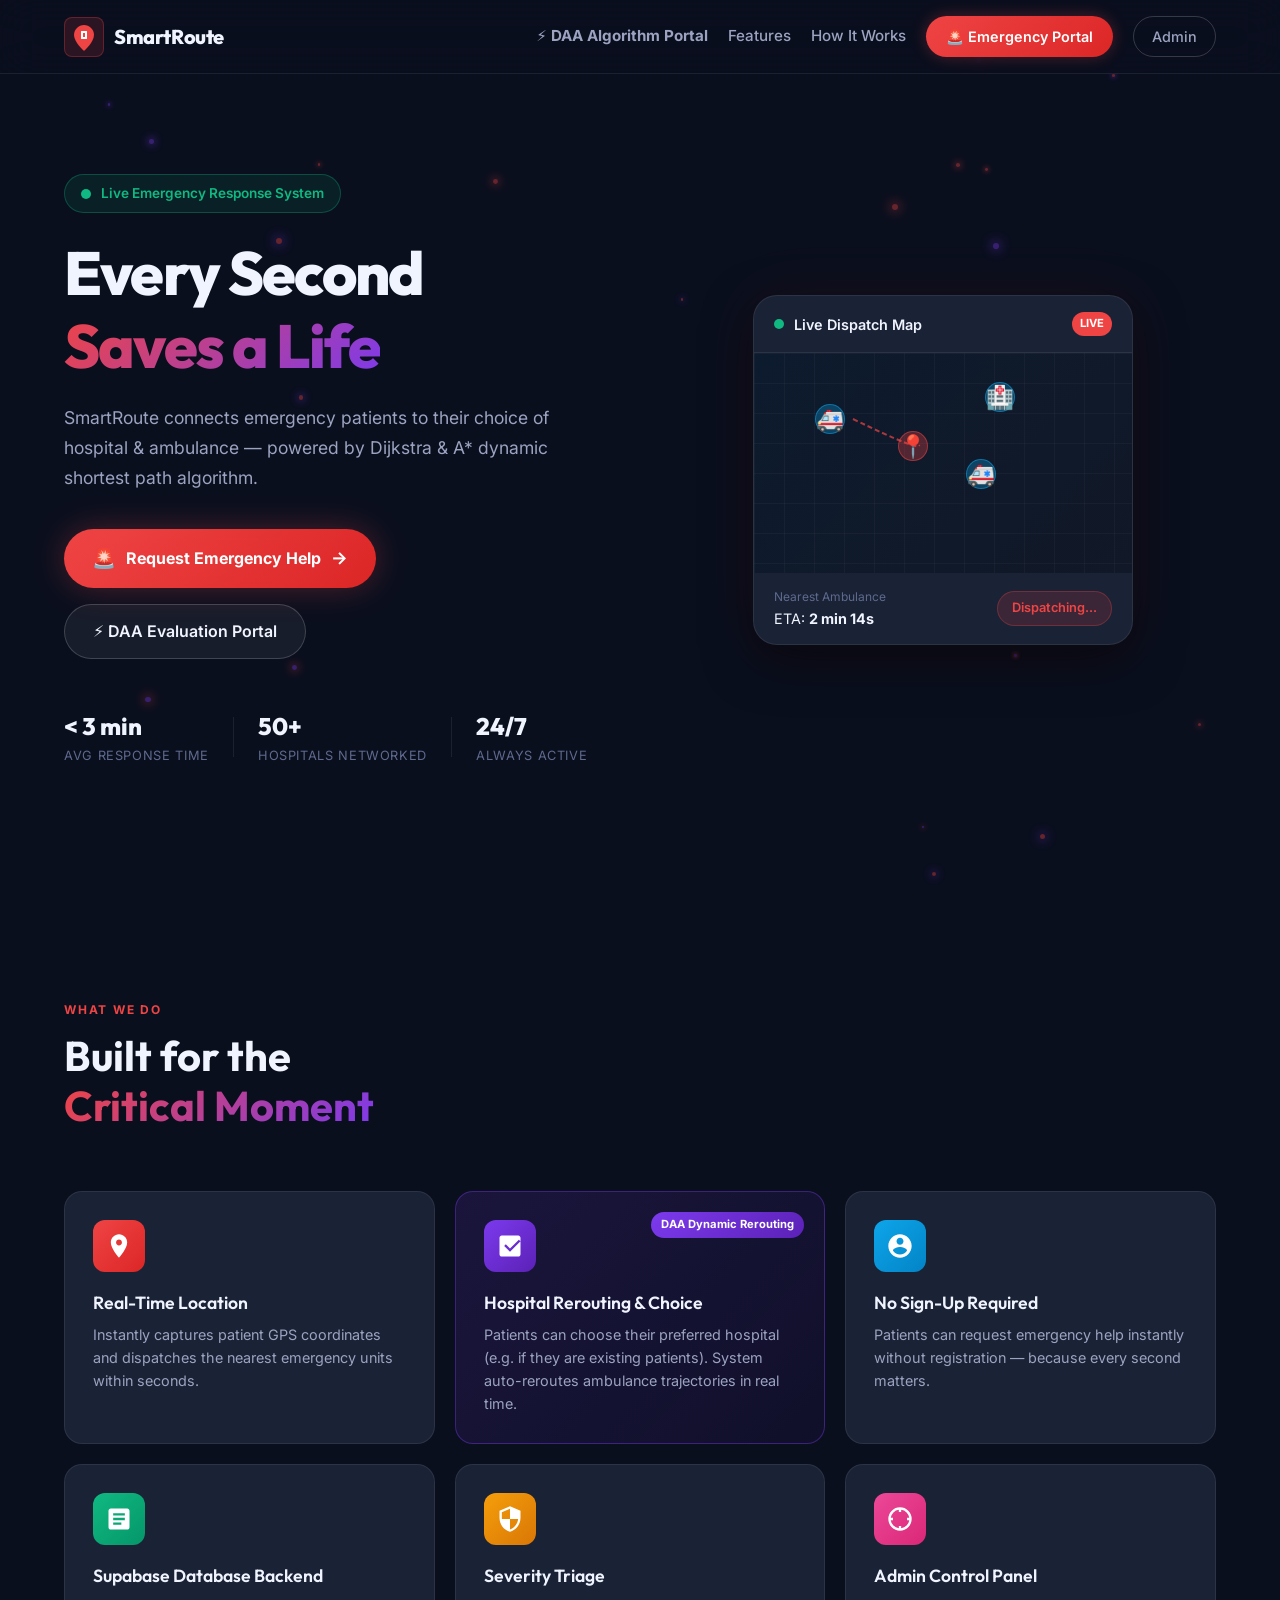
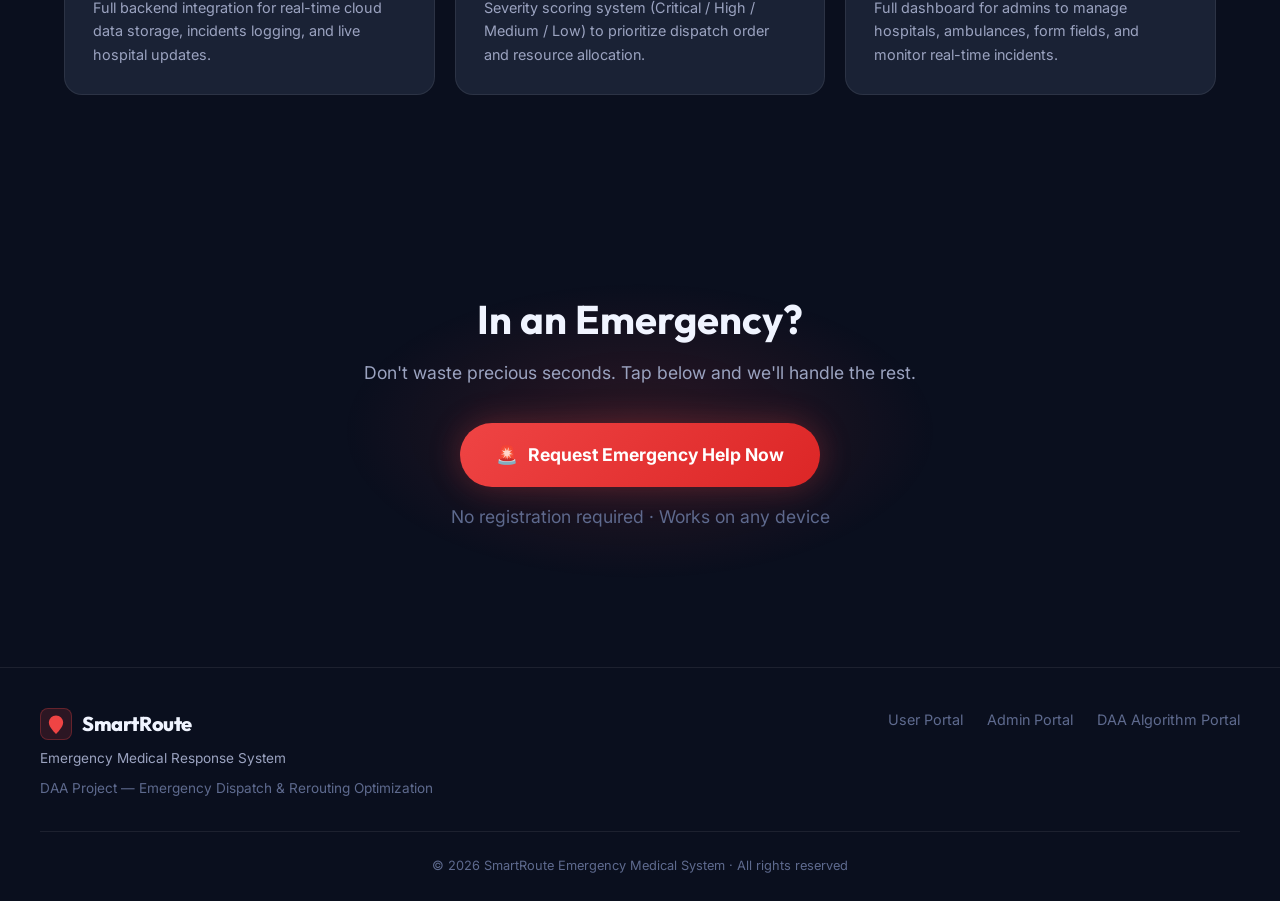
<file: index.html>
<!DOCTYPE html>
<html lang="en">
<head>
  <meta charset="UTF-8" />
  <meta name="viewport" content="width=device-width, initial-scale=1.0" />
  <title>SmartRoute — Emergency Medical Response System</title>
  <meta name="description" content="SmartRoute connects patients in emergencies to the nearest hospitals and ambulances instantly, with smart kit recommendations for every condition." />
  <link rel="preconnect" href="https://fonts.googleapis.com" />
  <link href="https://fonts.googleapis.com/css2?family=Inter:wght@300;400;500;600;700;800;900&family=Outfit:wght@400;600;700;800&display=swap" rel="stylesheet" />
  <link rel="stylesheet" href="styles/main.css" />
  <link rel="stylesheet" href="styles/landing.css" />
</head>
<body class="landing-body">

  <!-- Animated Background Particles -->
  <div class="bg-particles" id="bgParticles"></div>

  <!-- Navigation -->
  <nav class="nav-glass" id="mainNav">
    <div class="nav-inner">
      <div class="nav-brand">
        <div class="brand-icon">
          <svg width="28" height="28" viewBox="0 0 28 28" fill="none">
            <path d="M14 2C8.477 2 4 6.477 4 12c0 7 10 16 10 16s10-9 10-16c0-5.523-4.477-10-10-10z" fill="#EF4444"/>
            <rect x="11" y="8" width="6" height="2" rx="1" fill="white"/>
            <rect x="11" y="14" width="6" height="2" rx="1" fill="white"/>
            <rect x="11" y="8" width="2" height="8" rx="1" fill="white"/>
            <rect x="15" y="8" width="2" height="8" rx="1" fill="white"/>
          </svg>
        </div>
        <span class="brand-name">SmartRoute</span>
      </div>
      <div class="nav-links">
        <a href="daa-explain.html" class="nav-link text-purple" style="font-weight:700">⚡ DAA Algorithm Portal</a>
        <a href="#features" class="nav-link">Features</a>
        <a href="#how-it-works" class="nav-link">How It Works</a>
        <a href="user-portal.html" class="btn-nav-primary">🚨 Emergency Portal</a>
        <a href="admin-login.html" class="btn-nav-outline">Admin</a>
      </div>
    </div>
  </nav>

  <!-- Hero Section -->
  <section class="hero-section">
    <div class="hero-content">
      <div class="hero-badge">
        <span class="pulse-dot"></span>
        <span>Live Emergency Response System</span>
      </div>
      <h1 class="hero-title">
        Every Second<br/>
        <span class="gradient-text">Saves a Life</span>
      </h1>
      <p class="hero-subtitle">
        SmartRoute connects emergency patients to their choice of hospital & ambulance — powered by Dijkstra & A* dynamic shortest path algorithm.
      </p>
      <div class="hero-cta-group">
        <a href="user-portal.html" class="btn-emergency">
          <span class="btn-emergency-icon">🚨</span>
          Request Emergency Help
          <span class="btn-arrow">→</span>
        </a>
        <a href="daa-explain.html" class="btn-secondary">
          ⚡ DAA Evaluation Portal
        </a>
      </div>
      <div class="hero-stats">
        <div class="stat-item">
          <span class="stat-number">< 3 min</span>
          <span class="stat-label">Avg Response Time</span>
        </div>
        <div class="stat-divider"></div>
        <div class="stat-item">
          <span class="stat-number">50+</span>
          <span class="stat-label">Hospitals Networked</span>
        </div>
        <div class="stat-divider"></div>
        <div class="stat-item">
          <span class="stat-number">24/7</span>
          <span class="stat-label">Always Active</span>
        </div>
      </div>
    </div>

    <div class="hero-visual">
      <div class="map-card">
        <div class="map-header">
          <div class="map-dot green"></div>
          <span>Live Dispatch Map</span>
          <div class="map-badge">LIVE</div>
        </div>
        <div class="map-body">
          <div class="map-grid"></div>
          <div class="amb-marker" style="top:30%;left:20%">
            <div class="amb-ping"></div>
            <div class="amb-icon">🚑</div>
          </div>
          <div class="amb-marker" style="top:55%;left:60%">
            <div class="amb-ping" style="animation-delay:0.5s"></div>
            <div class="amb-icon">🚑</div>
          </div>
          <div class="amb-marker" style="top:20%;left:65%">
            <div class="amb-ping" style="animation-delay:1s"></div>
            <div class="amb-icon">🏥</div>
          </div>
          <div class="patient-marker" style="top:42%;left:42%">
            <div class="patient-ping"></div>
            <div class="patient-icon">📍</div>
          </div>
          <svg class="route-svg" viewBox="0 0 300 220">
            <path d="M60 66 Q130 100 126 92" stroke="#EF4444" stroke-width="2" stroke-dasharray="5,3" fill="none" opacity="0.7">
              <animate attributeName="stroke-dashoffset" values="20;0" dur="1.5s" repeatCount="indefinite"/>
            </path>
          </svg>
        </div>
        <div class="map-footer">
          <div class="dispatch-info">
            <span class="dispatch-label">Nearest Ambulance</span>
            <span class="dispatch-eta">ETA: <strong>2 min 14s</strong></span>
          </div>
          <div class="dispatch-status dispatching">Dispatching...</div>
        </div>
      </div>
    </div>
  </section>

  <!-- Features Section -->
  <section class="features-section" id="features">
    <div class="section-label">WHAT WE DO</div>
    <h2 class="section-title">Built for the<br/><span class="gradient-text">Critical Moment</span></h2>
    <div class="features-grid">
      <div class="feature-card">
        <div class="feature-icon" style="background: linear-gradient(135deg,#EF4444,#DC2626)">
          <svg width="28" height="28" viewBox="0 0 24 24" fill="white"><path d="M12 2C8.13 2 5 5.13 5 9c0 5.25 7 13 7 13s7-7.75 7-13c0-3.87-3.13-7-7-7zm0 9.5c-1.38 0-2.5-1.12-2.5-2.5s1.12-2.5 2.5-2.5 2.5 1.12 2.5 2.5-1.12 2.5-2.5 2.5z"/></svg>
        </div>
        <h3>Real-Time Location</h3>
        <p>Instantly captures patient GPS coordinates and dispatches the nearest emergency units within seconds.</p>
      </div>
      <div class="feature-card featured-card">
        <div class="feature-icon" style="background: linear-gradient(135deg,#7C3AED,#5B21B6)">
          <svg width="28" height="28" viewBox="0 0 24 24" fill="white"><path d="M19 3H5c-1.1 0-2 .9-2 2v14c0 1.1.9 2 2 2h14c1.1 0 2-.9 2-2V5c0-1.1-.9-2-2-2zm-7 14l-5-5 1.41-1.41L12 14.17l7.59-7.59L21 8l-9 9z"/></svg>
        </div>
        <h3>Hospital Rerouting & Choice</h3>
        <p>Patients can choose their preferred hospital (e.g. if they are existing patients). System auto-reroutes ambulance trajectories in real time.</p>
        <div class="feature-badge">DAA Dynamic Rerouting</div>
      </div>
      <div class="feature-card">
        <div class="feature-icon" style="background: linear-gradient(135deg,#0EA5E9,#0284C7)">
          <svg width="28" height="28" viewBox="0 0 24 24" fill="white"><path d="M12 2C6.48 2 2 6.48 2 12s4.48 10 10 10 10-4.48 10-10S17.52 2 12 2zm0 3c1.66 0 3 1.34 3 3s-1.34 3-3 3-3-1.34-3-3 1.34-3 3-3zm0 14.2c-2.5 0-4.71-1.28-6-3.22.03-1.99 4-3.08 6-3.08 1.99 0 5.97 1.09 6 3.08-1.29 1.94-3.5 3.22-6 3.22z"/></svg>
        </div>
        <h3>No Sign-Up Required</h3>
        <p>Patients can request emergency help instantly without registration — because every second matters.</p>
      </div>
      <div class="feature-card">
        <div class="feature-icon" style="background: linear-gradient(135deg,#10B981,#059669)">
          <svg width="28" height="28" viewBox="0 0 24 24" fill="white"><path d="M19 3H5c-1.1 0-2 .9-2 2v14c0 1.1.9 2 2 2h14c1.1 0 2-.9 2-2V5c0-1.1-.9-2-2-2zm-5 14H7v-2h7v2zm3-4H7v-2h10v2zm0-4H7V7h10v2z"/></svg>
        </div>
        <h3>Supabase Database Backend</h3>
        <p>Full backend integration for real-time cloud data storage, incidents logging, and live hospital updates.</p>
      </div>
      <div class="feature-card">
        <div class="feature-icon" style="background: linear-gradient(135deg,#F59E0B,#D97706)">
          <svg width="28" height="28" viewBox="0 0 24 24" fill="white"><path d="M12 1L3 5v6c0 5.55 3.84 10.74 9 12 5.16-1.26 9-6.45 9-12V5l-9-4zm0 10.99h7c-.53 4.12-3.28 7.79-7 8.94V12H5V6.3l7-3.11v8.8z"/></svg>
        </div>
        <h3>Severity Triage</h3>
        <p>Severity scoring system (Critical / High / Medium / Low) to prioritize dispatch order and resource allocation.</p>
      </div>
      <div class="feature-card">
        <div class="feature-icon" style="background: linear-gradient(135deg,#EC4899,#DB2777)">
          <svg width="28" height="28" viewBox="0 0 24 24" fill="white"><path d="M12 2a10 10 0 100 20A10 10 0 0012 2zm1 17.93V18h-2v1.93A8.001 8.001 0 014.07 13H6v-2H4.07A8.001 8.001 0 0111 4.07V6h2V4.07A8.001 8.001 0 0119.93 11H18v2h1.93A8.001 8.001 0 0113 19.93z"/></svg>
        </div>
        <h3>Admin Control Panel</h3>
        <p>Full dashboard for admins to manage hospitals, ambulances, form fields, and monitor real-time incidents.</p>
      </div>
    </div>
  </section>

  <!-- CTA Section -->
  <section class="cta-section">
    <div class="cta-glow"></div>
    <div class="cta-content">
      <h2>In an Emergency?</h2>
      <p>Don't waste precious seconds. Tap below and we'll handle the rest.</p>
      <a href="user-portal.html" class="btn-emergency large">
        <span>🚨</span>
        Request Emergency Help Now
      </a>
      <p class="cta-sub">No registration required · Works on any device</p>
    </div>
  </section>

  <!-- Footer -->
  <footer class="footer">
    <div class="footer-inner">
      <div class="footer-brand">
        <div class="nav-brand">
          <div class="brand-icon small">
            <svg width="20" height="20" viewBox="0 0 28 28" fill="none">
              <path d="M14 2C8.477 2 4 6.477 4 12c0 7 10 16 10 16s10-9 10-16c0-5.523-4.477-10-10-10z" fill="#EF4444"/>
            </svg>
          </div>
          <span class="brand-name">SmartRoute</span>
        </div>
        <p>Emergency Medical Response System</p>
        <p class="footer-note">DAA Project — Emergency Dispatch & Rerouting Optimization</p>
      </div>
      <div class="footer-links">
        <a href="user-portal.html">User Portal</a>
        <a href="admin-login.html">Admin Portal</a>
        <a href="daa-explain.html">DAA Algorithm Portal</a>
      </div>
    </div>
    <div class="footer-bottom">
      <span>© 2026 SmartRoute Emergency Medical System · All rights reserved</span>
    </div>
  </footer>

  <script src="scripts/landing.js"></script>
</body>
</html>
</file>
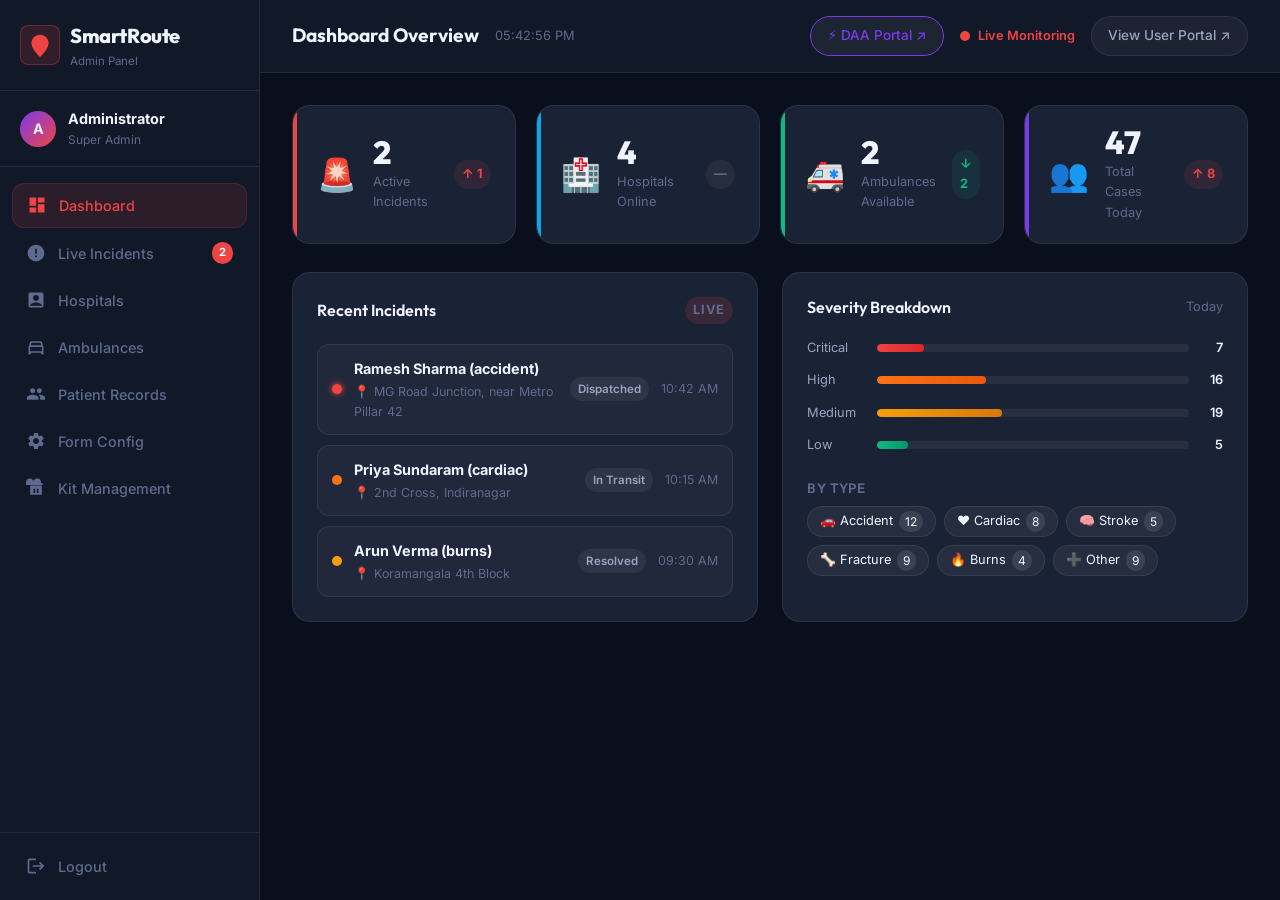
<file: admin-dashboard.html>
<!DOCTYPE html>
<html lang="en">
<head>
  <meta charset="UTF-8" />
  <meta name="viewport" content="width=device-width, initial-scale=1.0" />
  <title>Admin Dashboard — SmartRoute</title>
  <link rel="preconnect" href="https://fonts.googleapis.com" />
  <link href="https://fonts.googleapis.com/css2?family=Inter:wght@300;400;500;600;700;800&family=Outfit:wght@400;600;700;800&display=swap" rel="stylesheet" />
  <link rel="stylesheet" href="styles/main.css" />
  <link rel="stylesheet" href="styles/admin.css" />
  <link rel="stylesheet" href="styles/dashboard.css" />
</head>
<body class="dashboard-body">

  <!-- Sidebar -->
  <aside class="sidebar" id="sidebar">
    <div class="sidebar-brand">
      <div class="brand-icon">
        <svg width="24" height="24" viewBox="0 0 28 28" fill="none">
          <path d="M14 2C8.477 2 4 6.477 4 12c0 7 10 16 10 16s10-9 10-16c0-5.523-4.477-10-10-10z" fill="#EF4444"/>
        </svg>
      </div>
      <div class="brand-text">
        <span class="brand-name">SmartRoute</span>
        <span class="brand-sub">Admin Panel</span>
      </div>
      <button class="sidebar-toggle" id="sidebarToggle">☰</button>
    </div>

    <div class="admin-profile">
      <div class="admin-avatar">A</div>
      <div class="admin-info">
        <strong>Administrator</strong>
        <span>Super Admin</span>
      </div>
    </div>

    <nav class="sidebar-nav">
      <a href="#" class="sidebar-link active" data-section="dashboard">
        <svg width="20" height="20" viewBox="0 0 24 24" fill="currentColor"><path d="M3 13h8V3H3v10zm0 8h8v-6H3v6zm10 0h8V11h-8v10zm0-18v6h8V3h-8z"/></svg>
        <span>Dashboard</span>
      </a>
      <a href="#" class="sidebar-link" data-section="incidents">
        <svg width="20" height="20" viewBox="0 0 24 24" fill="currentColor"><path d="M12 2C6.48 2 2 6.48 2 12s4.48 10 10 10 10-4.48 10-10S17.52 2 12 2zm1 15h-2v-2h2v2zm0-4h-2V7h2v6z"/></svg>
        <span>Live Incidents</span>
        <span class="sidebar-badge" id="incidentBadge">3</span>
      </a>
      <a href="#" class="sidebar-link" data-section="hospitals">
        <svg width="20" height="20" viewBox="0 0 24 24" fill="currentColor"><path d="M19 3H5c-1.1 0-2 .9-2 2v14c0 1.1.9 2 2 2h14c1.1 0 2-.9 2-2V5c0-1.1-.9-2-2-2zm-7 3c1.93 0 3.5 1.57 3.5 3.5S13.93 13 12 13s-3.5-1.57-3.5-3.5S10.07 6 12 6zm7 13H5v-.23c0-.62.28-1.2.76-1.58C7.47 15.82 9.64 15 12 15s4.53.82 6.24 2.19c.48.38.76.97.76 1.58V19z"/></svg>
        <span>Hospitals</span>
      </a>
      <a href="#" class="sidebar-link" data-section="ambulances">
        <svg width="20" height="20" viewBox="0 0 24 24" fill="currentColor"><path d="M18.92 6.01C18.72 5.42 18.16 5 17.5 5h-11c-.66 0-1.21.42-1.42 1.01L3 12v8c0 .55.45 1 1 1h1c.55 0 1-.45 1-1v-1h12v1c0 .55.45 1 1 1h1c.55 0 1-.45 1-1v-8l-2.08-5.99zM6.85 7h10.29l1.04 3H5.81l1.04-3zM19 17H5v-5h14v5z"/></svg>
        <span>Ambulances</span>
      </a>
      <a href="#" class="sidebar-link" data-section="patients">
        <svg width="20" height="20" viewBox="0 0 24 24" fill="currentColor"><path d="M16 11c1.66 0 2.99-1.34 2.99-3S17.66 5 16 5c-1.66 0-3 1.34-3 3s1.34 3 3 3zm-8 0c1.66 0 2.99-1.34 2.99-3S9.66 5 8 5C6.34 5 5 6.34 5 8s1.34 3 3 3zm0 2c-2.33 0-7 1.17-7 3.5V19h14v-2.5c0-2.33-4.67-3.5-7-3.5zm8 0c-.29 0-.62.02-.97.05 1.16.84 1.97 1.97 1.97 3.45V19h6v-2.5c0-2.33-4.67-3.5-7-3.5z"/></svg>
        <span>Patient Records</span>
      </a>
      <a href="#" class="sidebar-link" data-section="formconfig">
        <svg width="20" height="20" viewBox="0 0 24 24" fill="currentColor"><path d="M19.14 12.94c.04-.3.06-.61.06-.94 0-.32-.02-.64-.07-.94l2.03-1.58c.18-.14.23-.41.12-.61l-1.92-3.32c-.12-.22-.37-.29-.59-.22l-2.39.96c-.5-.38-1.03-.7-1.62-.94l-.36-2.54c-.04-.24-.24-.41-.48-.41h-3.84c-.24 0-.43.17-.47.41l-.36 2.54c-.59.24-1.13.57-1.62.94l-2.39-.96c-.22-.08-.47 0-.59.22L2.74 8.87c-.12.21-.08.47.12.61l2.03 1.58c-.05.3-.09.63-.09.94s.02.64.07.94l-2.03 1.58c-.18.14-.23.41-.12.61l1.92 3.32c.12.22.37.29.59.22l2.39-.96c.5.38 1.03.7 1.62.94l.36 2.54c.05.24.24.41.48.41h3.84c.24 0 .44-.17.47-.41l.36-2.54c.59-.24 1.13-.56 1.62-.94l2.39.96c.22.08.47 0 .59-.22l1.92-3.32c.12-.22.07-.47-.12-.61l-2.01-1.58zM12 15.6c-1.98 0-3.6-1.62-3.6-3.6s1.62-3.6 3.6-3.6 3.6 1.62 3.6 3.6-1.62 3.6-3.6 3.6z"/></svg>
        <span>Form Config</span>
      </a>
      <a href="#" class="sidebar-link" data-section="kits">
        <svg width="20" height="20" viewBox="0 0 24 24" fill="currentColor"><path d="M20 6h-2.18c.07-.44.18-.87.18-1.33C18 2.54 15.96.5 13.5.5c-1.3 0-2.47.55-3.29 1.43L9 3.17 7.79 1.93C6.97 1.05 5.8.5 4.5.5 2.04.5 0 2.54 0 5c0 .46.11.89.18 1.33H0v2h20v-2zM19 9H5v11h14V9zm-8 9H9v-5h2v5zm4 0h-2v-5h2v5z"/></svg>
        <span>Kit Management</span>
      </a>
    </nav>

    <div class="sidebar-footer">
      <a href="index.html" class="sidebar-link logout">
        <svg width="20" height="20" viewBox="0 0 24 24" fill="currentColor"><path d="M17 7l-1.41 1.41L18.17 11H8v2h10.17l-2.58 2.58L17 17l5-5zM4 5h8V3H4c-1.1 0-2 .9-2 2v14c0 1.1.9 2 2 2h8v-2H4V5z"/></svg>
        <span>Logout</span>
      </a>
    </div>
  </aside>

  <!-- Main Content -->
  <main class="dashboard-main" id="dashboardMain">

    <!-- Top Bar -->
    <header class="dash-topbar">
      <div class="dash-topbar-left">
        <h2 id="sectionTitle">Dashboard Overview</h2>
        <span class="dash-time" id="dashTime"></span>
      </div>
      <div class="dash-topbar-right">
        <a href="daa-explain.html" target="_blank" class="btn-view-portal" style="border-color:var(--purple); color:var(--purple)">⚡ DAA Portal ↗</a>
        <div class="live-indicator">
          <span class="pulse-dot red"></span>
          <span>Live Monitoring</span>
        </div>
        <a href="user-portal.html" target="_blank" class="btn-view-portal">View User Portal ↗</a>
      </div>
    </header>

    <!-- ===== DASHBOARD SECTION ===== -->
    <section class="dash-section active" id="section-dashboard">
      <div class="stats-grid">
        <div class="stat-card red">
          <div class="stat-card-icon">🚨</div>
          <div class="stat-card-info">
            <span class="stat-card-num" id="statActive">3</span>
            <span class="stat-card-lbl">Active Incidents</span>
          </div>
          <div class="stat-card-trend up">↑ 1</div>
        </div>
        <div class="stat-card blue">
          <div class="stat-card-icon">🏥</div>
          <div class="stat-card-info">
            <span class="stat-card-num" id="statHospitals">8</span>
            <span class="stat-card-lbl">Hospitals Online</span>
          </div>
          <div class="stat-card-trend stable">—</div>
        </div>
        <div class="stat-card green">
          <div class="stat-card-icon">🚑</div>
          <div class="stat-card-info">
            <span class="stat-card-num" id="statAmb">12</span>
            <span class="stat-card-lbl">Ambulances Available</span>
          </div>
          <div class="stat-card-trend down">↓ 2</div>
        </div>
        <div class="stat-card purple">
          <div class="stat-card-icon">👥</div>
          <div class="stat-card-info">
            <span class="stat-card-num" id="statTotal">47</span>
            <span class="stat-card-lbl">Total Cases Today</span>
          </div>
          <div class="stat-card-trend up">↑ 8</div>
        </div>
      </div>

      <div class="dash-two-col">
        <!-- Recent Incidents -->
        <div class="dash-card">
          <div class="dash-card-header">
            <h3>Recent Incidents</h3>
            <span class="live-pill">LIVE</span>
          </div>
          <div class="incidents-list" id="recentIncidents">
            <!-- JS Populated -->
          </div>
        </div>

        <!-- Severity Breakdown -->
        <div class="dash-card">
          <div class="dash-card-header">
            <h3>Severity Breakdown</h3>
            <span>Today</span>
          </div>
          <div class="severity-bars">
            <div class="sev-bar-item">
              <span class="sev-label">Critical</span>
              <div class="sev-bar-track">
                <div class="sev-bar-fill critical" style="width:15%"></div>
              </div>
              <span class="sev-count">7</span>
            </div>
            <div class="sev-bar-item">
              <span class="sev-label">High</span>
              <div class="sev-bar-track">
                <div class="sev-bar-fill high" style="width:35%"></div>
              </div>
              <span class="sev-count">16</span>
            </div>
            <div class="sev-bar-item">
              <span class="sev-label">Medium</span>
              <div class="sev-bar-track">
                <div class="sev-bar-fill medium" style="width:40%"></div>
              </div>
              <span class="sev-count">19</span>
            </div>
            <div class="sev-bar-item">
              <span class="sev-label">Low</span>
              <div class="sev-bar-track">
                <div class="sev-bar-fill low" style="width:10%"></div>
              </div>
              <span class="sev-count">5</span>
            </div>
          </div>

          <div class="emergency-type-breakdown">
            <h4>By Type</h4>
            <div class="type-pills">
              <div class="type-pill">🚗 Accident <span>12</span></div>
              <div class="type-pill">❤️ Cardiac <span>8</span></div>
              <div class="type-pill">🧠 Stroke <span>5</span></div>
              <div class="type-pill">🦴 Fracture <span>9</span></div>
              <div class="type-pill">🔥 Burns <span>4</span></div>
              <div class="type-pill">➕ Other <span>9</span></div>
            </div>
          </div>
        </div>
      </div>
    </section>

    <!-- ===== INCIDENTS SECTION ===== -->
    <section class="dash-section" id="section-incidents">
      <div class="section-toolbar">
        <h3>Live Emergency Incidents</h3>
        <div class="toolbar-actions">
          <select class="filter-select" id="incidentFilter">
            <option value="all">All Severities</option>
            <option value="critical">Critical</option>
            <option value="high">High</option>
            <option value="medium">Medium</option>
            <option value="low">Low</option>
          </select>
        </div>
      </div>
      <div class="table-wrap">
        <table class="data-table" id="incidentTable">
          <thead>
            <tr>
              <th>ID</th>
              <th>Patient</th>
              <th>Type</th>
              <th>Severity</th>
              <th>Blood Group</th>
              <th>Location</th>
              <th>Dispatched</th>
              <th>Status</th>
              <th>Actions</th>
            </tr>
          </thead>
          <tbody id="incidentTableBody">
            <!-- JS Populated -->
          </tbody>
        </table>
      </div>
    </section>

    <!-- ===== HOSPITALS SECTION ===== -->
    <section class="dash-section" id="section-hospitals">
      <div class="section-toolbar">
        <h3>Hospital Network</h3>
        <button class="btn-add" id="addHospitalBtn">+ Add Hospital</button>
      </div>

      <div class="hospitals-grid" id="hospitalsGrid">
        <!-- JS Populated -->
      </div>
    </section>

    <!-- ===== AMBULANCES SECTION ===== -->
    <section class="dash-section" id="section-ambulances">
      <div class="section-toolbar">
        <h3>Ambulance Fleet</h3>
        <button class="btn-add" id="addAmbBtn">+ Add Ambulance</button>
      </div>
      <div class="table-wrap">
        <table class="data-table" id="ambTable">
          <thead>
            <tr>
              <th>Unit ID</th>
              <th>Driver</th>
              <th>Phone</th>
              <th>Status</th>
              <th>Current Assignment</th>
              <th>Kit Loaded</th>
              <th>Actions</th>
            </tr>
          </thead>
          <tbody id="ambTableBody">
            <!-- JS Populated -->
          </tbody>
        </table>
      </div>
    </section>

    <!-- ===== PATIENT RECORDS SECTION ===== -->
    <section class="dash-section" id="section-patients">
      <div class="section-toolbar">
        <h3>Patient Records</h3>
        <input type="search" class="search-input" id="patientSearch" placeholder="Search patient..." />
      </div>
      <div class="table-wrap">
        <table class="data-table" id="patientTable">
          <thead>
            <tr>
              <th>ID</th>
              <th>Name</th>
              <th>Age</th>
              <th>Gender</th>
              <th>Blood Group</th>
              <th>Emergency Type</th>
              <th>Severity</th>
              <th>Contact</th>
              <th>Date/Time</th>
              <th>Status</th>
            </tr>
          </thead>
          <tbody id="patientTableBody">
            <!-- JS Populated -->
          </tbody>
        </table>
      </div>
    </section>

    <!-- ===== FORM CONFIG SECTION ===== -->
    <section class="dash-section" id="section-formconfig">
      <div class="section-toolbar">
        <h3>User Portal Form Configuration</h3>
        <button class="btn-save" id="saveFormConfig">💾 Save Configuration</button>
      </div>

      <div class="form-config-grid">
        <div class="config-card">
          <h4>Field Visibility</h4>
          <p class="config-desc">Toggle which fields appear on the user-facing emergency portal.</p>
          <div class="config-fields" id="configFields">
            <!-- JS Populated -->
          </div>
        </div>
        <div class="config-card">
          <h4>Emergency Types</h4>
          <p class="config-desc">Manage available emergency categories shown to users.</p>
          <div class="config-types" id="configTypes">
            <!-- JS Populated -->
          </div>
        </div>
        <div class="config-card">
          <h4>Portal Customization</h4>
          <p class="config-desc">Configure labels and messages shown in the user portal.</p>
          <div class="config-custom">
            <div class="form-group">
              <label>Portal Title</label>
              <input type="text" id="portalTitle" value="Request Emergency Help" class="form-input small" />
            </div>
            <div class="form-group">
              <label>Portal Subtitle</label>
              <textarea id="portalSubtitle" rows="2" class="form-input small">Fill in what you know. All fields are optional.</textarea>
            </div>
            <div class="form-group">
              <label>Emergency Hotline</label>
              <input type="text" id="emergencyHotline" value="108" class="form-input small" />
            </div>
          </div>
        </div>
      </div>
    </section>

    <!-- ===== KIT MANAGEMENT SECTION ===== -->
    <section class="dash-section" id="section-kits">
      <div class="section-toolbar">
        <h3>First-Aid Kit Management</h3>
        <button class="btn-save" id="saveKitConfig">💾 Save Kits</button>
      </div>
      <div class="kit-mgmt-grid" id="kitMgmtGrid">
        <!-- JS Populated -->
      </div>
    </section>

  </main>

  <!-- Hospital Modal -->
  <div class="modal-overlay" id="hospitalModal" style="display:none">
    <div class="modal-card">
      <div class="modal-header">
        <h3 id="hospitalModalTitle">Add Hospital</h3>
        <button class="modal-close" id="closeHospitalModal">✕</button>
      </div>
      <form id="hospitalForm" class="modal-form">
        <input type="hidden" id="editHospitalId" value="" />
        <div class="form-row">
          <div class="form-group">
            <label>Hospital Name *</label>
            <input type="text" id="hospName" placeholder="e.g. City General Hospital" class="form-input" required />
          </div>
          <div class="form-group">
            <label>Type</label>
            <select id="hospType" class="form-input">
              <option value="general">General</option>
              <option value="trauma">Trauma Center</option>
              <option value="specialty">Multi-Specialty</option>
              <option value="children">Children's</option>
              <option value="emergency">Emergency Only</option>
            </select>
          </div>
        </div>
        <div class="form-group">
          <label>Address *</label>
          <input type="text" id="hospAddress" placeholder="Full address..." class="form-input" required />
        </div>
        <div class="form-row">
          <div class="form-group">
            <label>Latitude</label>
            <input type="text" id="hospLat" placeholder="e.g. 12.9716" class="form-input" />
          </div>
          <div class="form-group">
            <label>Longitude</label>
            <input type="text" id="hospLng" placeholder="e.g. 77.5946" class="form-input" />
          </div>
        </div>
        <div class="form-row">
          <div class="form-group">
            <label>Phone Number</label>
            <input type="tel" id="hospPhone" placeholder="+91 ..." class="form-input" />
          </div>
          <div class="form-group">
            <label>ER Beds Available</label>
            <input type="number" id="hospBeds" placeholder="e.g. 10" min="0" class="form-input" />
          </div>
        </div>
        <div class="form-row">
          <div class="form-group">
            <label>ICU Available</label>
            <select id="hospICU" class="form-input">
              <option value="yes">Yes</option>
              <option value="no">No</option>
            </select>
          </div>
          <div class="form-group">
            <label>Status</label>
            <select id="hospStatus" class="form-input">
              <option value="active">Active / Open</option>
              <option value="partial">Partial</option>
              <option value="full">Full</option>
              <option value="inactive">Inactive</option>
            </select>
          </div>
        </div>
        <div class="form-group">
          <label>Specializations</label>
          <input type="text" id="hospSpec" placeholder="e.g. Cardiology, Neurology, Trauma" class="form-input" />
        </div>
        <div class="modal-actions">
          <button type="button" class="btn-cancel" id="cancelHospital">Cancel</button>
          <button type="submit" class="btn-save">Save Hospital</button>
        </div>
      </form>
    </div>
  </div>

  <!-- Incident Detail Modal -->
  <div class="modal-overlay" id="incidentModal" style="display:none">
    <div class="modal-card wide">
      <div class="modal-header">
        <h3>Incident Details</h3>
        <button class="modal-close" id="closeIncidentModal">✕</button>
      </div>
      <div id="incidentDetailContent" class="incident-detail-body">
        <!-- JS Populated -->
      </div>
    </div>
  </div>

  <script src="scripts/supabase-client.js"></script>
  <script src="scripts/admin-dashboard.js"></script>
</body>
</html>
</file>
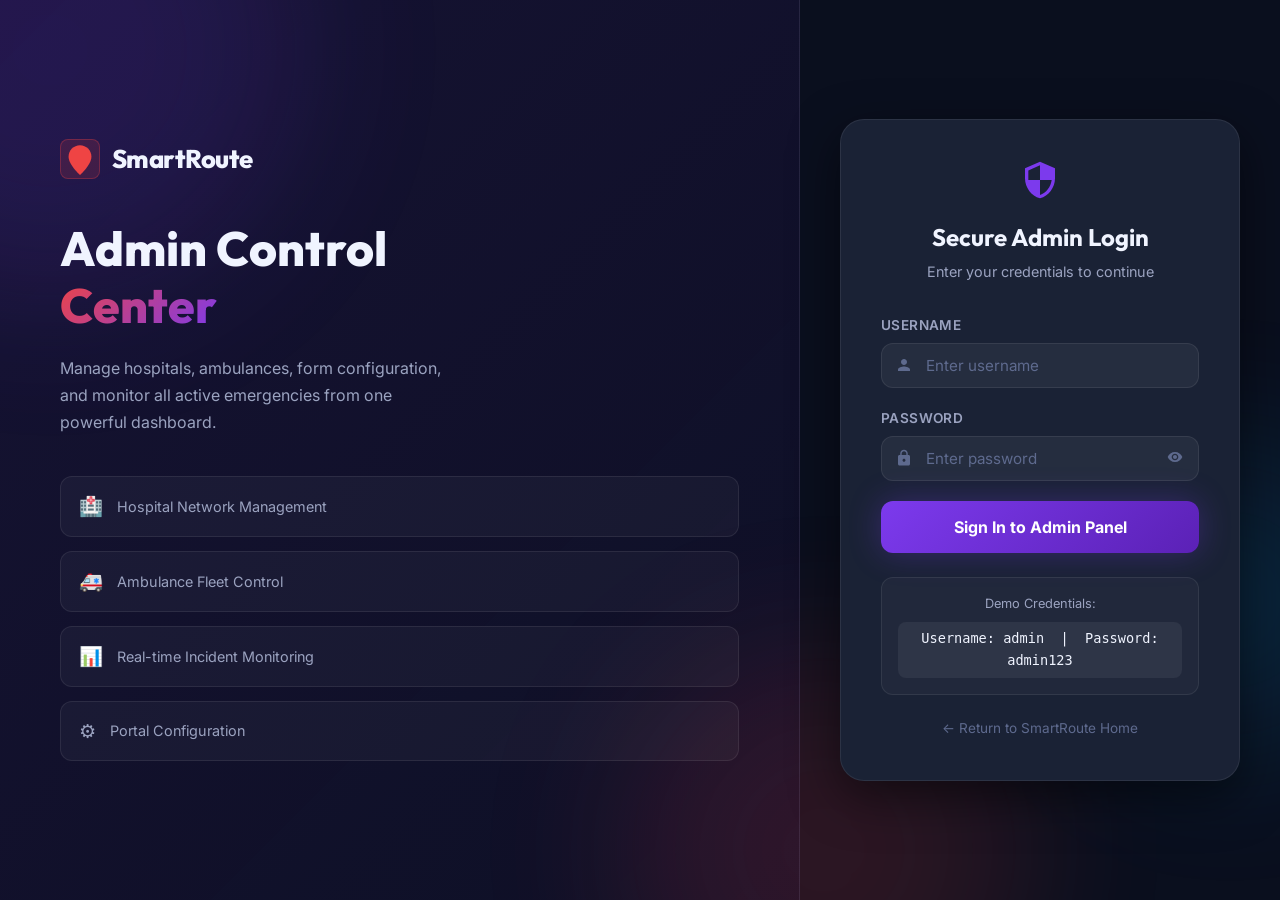
<file: admin-login.html>
<!DOCTYPE html>
<html lang="en">
<head>
  <meta charset="UTF-8" />
  <meta name="viewport" content="width=device-width, initial-scale=1.0" />
  <title>Admin Login — SmartRoute</title>
  <meta name="description" content="Admin portal login for SmartRoute Emergency Response System." />
  <link rel="preconnect" href="https://fonts.googleapis.com" />
  <link href="https://fonts.googleapis.com/css2?family=Inter:wght@300;400;500;600;700;800&family=Outfit:wght@400;600;700;800&display=swap" rel="stylesheet" />
  <link rel="stylesheet" href="styles/main.css" />
  <link rel="stylesheet" href="styles/admin.css" />
</head>
<body class="admin-login-body">

  <div class="login-bg">
    <div class="login-bg-shape s1"></div>
    <div class="login-bg-shape s2"></div>
    <div class="login-bg-shape s3"></div>
  </div>

  <div class="login-wrapper">
    <div class="login-left">
      <div class="login-brand">
        <div class="brand-icon">
          <svg width="32" height="32" viewBox="0 0 28 28" fill="none">
            <path d="M14 2C8.477 2 4 6.477 4 12c0 7 10 16 10 16s10-9 10-16c0-5.523-4.477-10-10-10z" fill="#EF4444"/>
          </svg>
        </div>
        <span class="brand-name large">SmartRoute</span>
      </div>
      <h1>Admin Control<br/><span class="gradient-text">Center</span></h1>
      <p>Manage hospitals, ambulances, form configuration, and monitor all active emergencies from one powerful dashboard.</p>
      <div class="login-features">
        <div class="lf-item"><span>🏥</span> Hospital Network Management</div>
        <div class="lf-item"><span>🚑</span> Ambulance Fleet Control</div>
        <div class="lf-item"><span>📊</span> Real-time Incident Monitoring</div>
        <div class="lf-item"><span>⚙️</span> Portal Configuration</div>
      </div>
    </div>

    <div class="login-right">
      <div class="login-card">
        <div class="login-card-header">
          <svg width="40" height="40" viewBox="0 0 24 24" fill="#7C3AED"><path d="M12 1L3 5v6c0 5.55 3.84 10.74 9 12 5.16-1.26 9-6.45 9-12V5l-9-4zm0 10.99h7c-.53 4.12-3.28 7.79-7 8.94V12H5V6.3l7-3.11v8.8z"/></svg>
          <h2>Secure Admin Login</h2>
          <p>Enter your credentials to continue</p>
        </div>

        <form id="adminLoginForm" class="login-form">
          <div class="form-group">
            <label for="adminUsername">Username</label>
            <div class="input-icon-wrap">
              <svg class="input-icon" width="18" height="18" viewBox="0 0 24 24" fill="currentColor"><path d="M12 12c2.21 0 4-1.79 4-4s-1.79-4-4-4-4 1.79-4 4 1.79 4 4 4zm0 2c-2.67 0-8 1.34-8 4v2h16v-2c0-2.66-5.33-4-8-4z"/></svg>
              <input type="text" id="adminUsername" name="adminUsername" placeholder="Enter username" class="form-input with-icon" required autocomplete="username" />
            </div>
          </div>
          <div class="form-group">
            <label for="adminPassword">Password</label>
            <div class="input-icon-wrap">
              <svg class="input-icon" width="18" height="18" viewBox="0 0 24 24" fill="currentColor"><path d="M18 8h-1V6c0-2.76-2.24-5-5-5S7 3.24 7 6v2H6c-1.1 0-2 .9-2 2v10c0 1.1.9 2 2 2h12c1.1 0 2-.9 2-2V10c0-1.1-.9-2-2-2zm-6 9c-1.1 0-2-.9-2-2s.9-2 2-2 2 .9 2 2-.9 2-2 2zm3.1-9H8.9V6c0-1.71 1.39-3.1 3.1-3.1 1.71 0 3.1 1.39 3.1 3.1v2z"/></svg>
              <input type="password" id="adminPassword" name="adminPassword" placeholder="Enter password" class="form-input with-icon" required autocomplete="current-password" />
              <button type="button" class="toggle-password" id="togglePwd">
                <svg width="16" height="16" viewBox="0 0 24 24" fill="currentColor"><path d="M12 4.5C7 4.5 2.73 7.61 1 12c1.73 4.39 6 7.5 11 7.5s9.27-3.11 11-7.5c-1.73-4.39-6-7.5-11-7.5zM12 17c-2.76 0-5-2.24-5-5s2.24-5 5-5 5 2.24 5 5-2.24 5-5 5zm0-8c-1.66 0-3 1.34-3 3s1.34 3 3 3 3-1.34 3-3-1.34-3-3-3z"/></svg>
              </button>
            </div>
          </div>
          <div class="login-error" id="loginError" style="display:none">
            <svg width="16" height="16" viewBox="0 0 24 24" fill="currentColor"><path d="M12 2C6.48 2 2 6.48 2 12s4.48 10 10 10 10-4.48 10-10S17.52 2 12 2zm1 15h-2v-2h2v2zm0-4h-2V7h2v6z"/></svg>
            Invalid credentials. Try admin / admin123
          </div>
          <button type="submit" class="btn-login" id="loginBtn">
            <span id="loginBtnText">Sign In to Admin Panel</span>
            <div class="btn-spinner" id="loginSpinner" style="display:none"></div>
          </button>
        </form>

        <div class="demo-creds">
          <p>Demo Credentials:</p>
          <code>Username: admin &nbsp;|&nbsp; Password: admin123</code>
        </div>

        <div class="login-footer-link">
          <a href="index.html">← Return to SmartRoute Home</a>
        </div>
      </div>
    </div>
  </div>

  <script src="scripts/admin-login.js"></script>
</body>
</html>
</file>
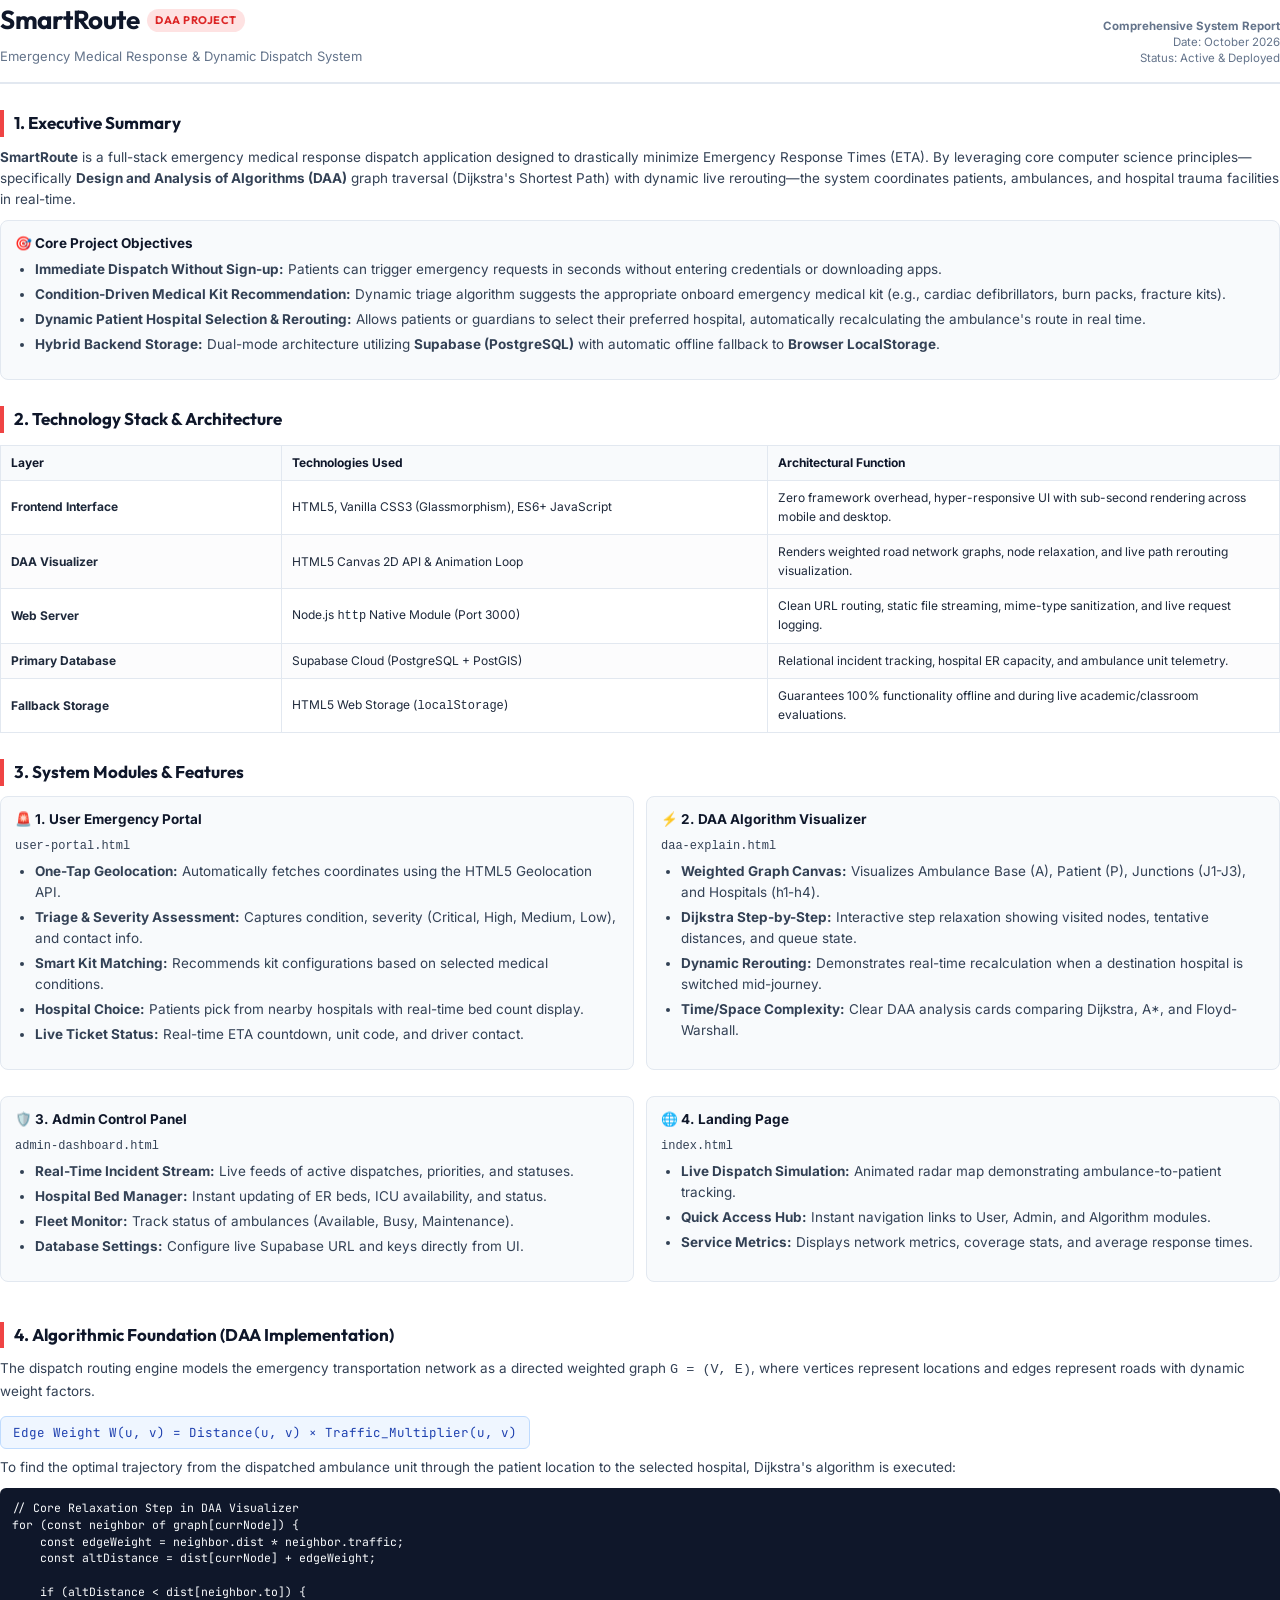
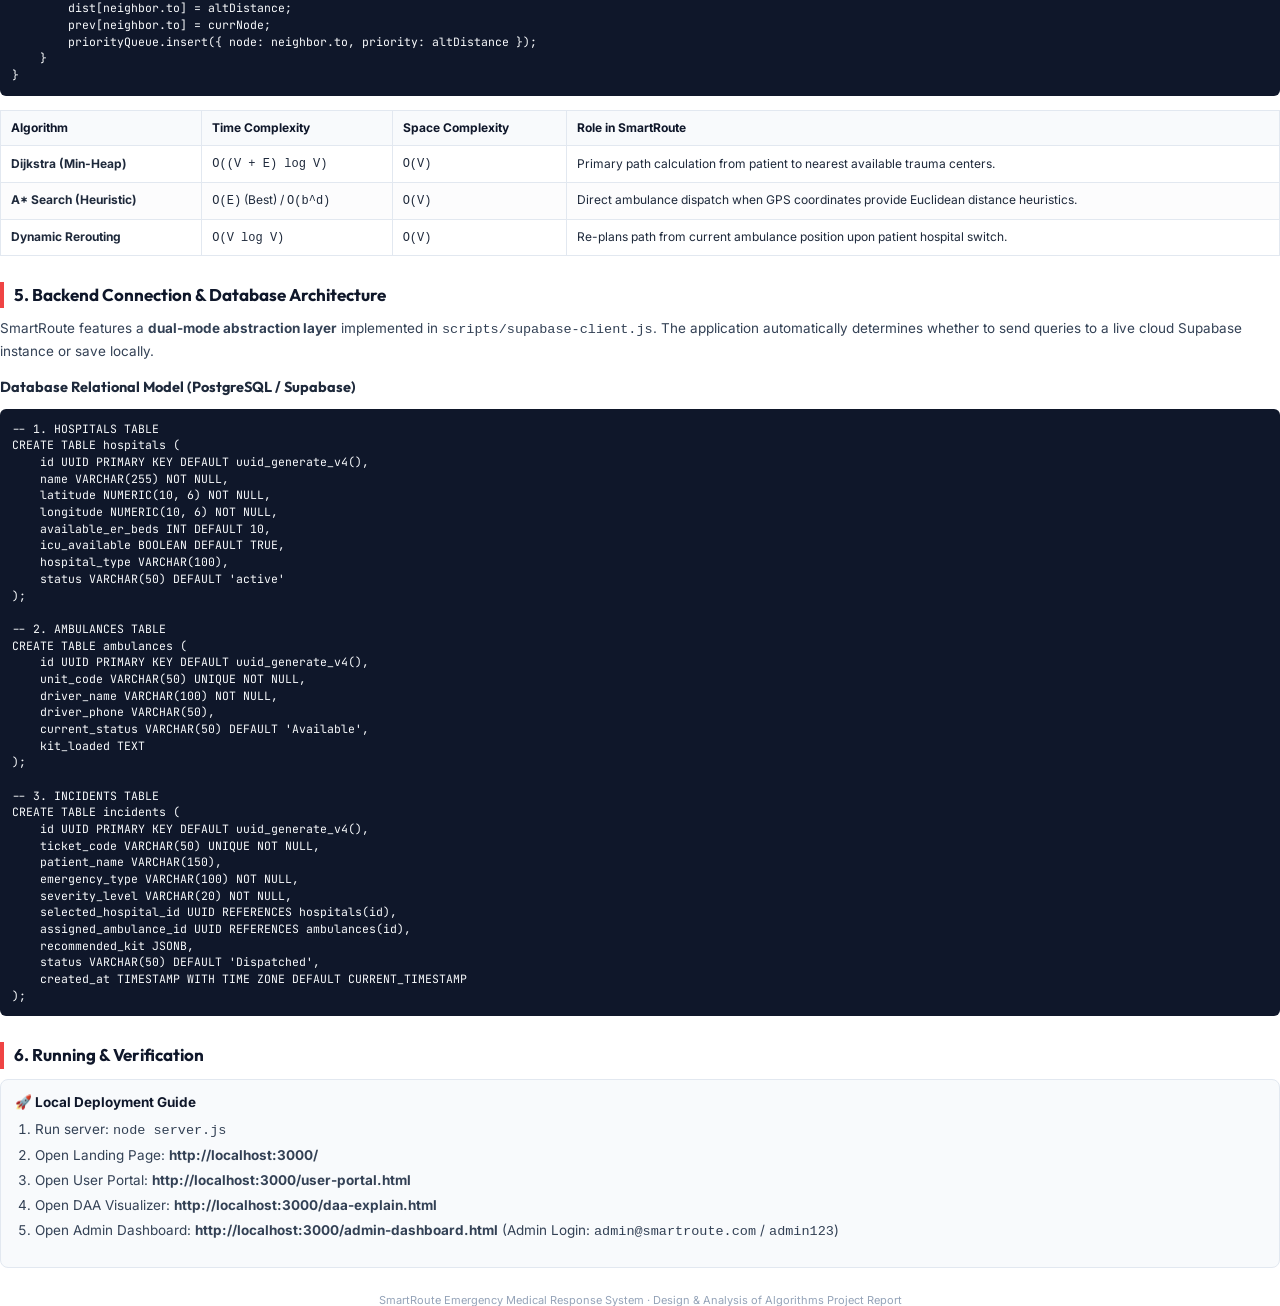
<file: project-report.html>
<!DOCTYPE html>
<html lang="en">
<head>
  <meta charset="UTF-8">
  <title>SmartRoute — Comprehensive Project Report</title>
  <style>
    @import url('https://fonts.googleapis.com/css2?family=Inter:wght@300;400;500;600;700;800&family=Outfit:wght@600;700;800&family=JetBrains+Mono:wght@400;500&display=swap');

    @page {
      size: A4;
      margin: 18mm 16mm 18mm 16mm;
    }

    * {
      box-sizing: border-box;
      -webkit-print-color-adjust: exact;
      print-color-adjust: exact;
    }

    body {
      font-family: 'Inter', -apple-system, BlinkMacSystemFont, 'Segoe UI', Roboto, sans-serif;
      color: #1e293b;
      background: #ffffff;
      line-height: 1.55;
      font-size: 13.5px;
      margin: 0;
      padding: 0;
    }

    .header-banner {
      border-bottom: 2px solid #e2e8f0;
      padding-bottom: 16px;
      margin-bottom: 24px;
      display: flex;
      justify-content: space-between;
      align-items: flex-end;
    }

    .title-area h1 {
      font-family: 'Outfit', sans-serif;
      font-size: 26px;
      margin: 0 0 6px 0;
      color: #0f172a;
      letter-spacing: -0.5px;
      display: flex;
      align-items: center;
      gap: 8px;
    }

    .title-area h1 .badge {
      font-size: 11px;
      background: #fee2e2;
      color: #dc2626;
      padding: 3px 8px;
      border-radius: 999px;
      font-weight: 700;
      text-transform: uppercase;
      letter-spacing: 0.5px;
    }

    .title-area p {
      margin: 0;
      color: #64748b;
      font-size: 13px;
    }

    .meta-box {
      text-align: right;
      font-size: 11.5px;
      color: #64748b;
      line-height: 1.4;
    }

    h2 {
      font-family: 'Outfit', sans-serif;
      color: #0f172a;
      font-size: 17px;
      margin-top: 26px;
      margin-bottom: 10px;
      border-left: 4px solid #ef4444;
      padding-left: 10px;
      page-break-after: avoid;
    }

    h3 {
      font-family: 'Outfit', sans-serif;
      color: #1e293b;
      font-size: 14.5px;
      margin-top: 14px;
      margin-bottom: 6px;
      page-break-after: avoid;
    }

    p {
      margin: 0 0 10px 0;
      color: #334155;
    }

    ul, ol {
      margin: 0 0 12px 0;
      padding-left: 20px;
      color: #334155;
    }

    li {
      margin-bottom: 4px;
    }

    .badge-tag {
      display: inline-block;
      font-size: 11px;
      font-weight: 600;
      padding: 2px 7px;
      border-radius: 4px;
      background: #f1f5f9;
      color: #475569;
      margin-right: 4px;
    }

    table {
      width: 100%;
      border-collapse: collapse;
      margin: 12px 0 18px 0;
      font-size: 12px;
      page-break-inside: avoid;
    }

    th, td {
      border: 1px solid #e2e8f0;
      padding: 8px 10px;
      text-align: left;
    }

    th {
      background: #f8fafc;
      color: #0f172a;
      font-weight: 700;
    }

    tr:nth-child(even) td {
      background: #fcfcfd;
    }

    .box {
      background: #f8fafc;
      border: 1px solid #e2e8f0;
      border-radius: 8px;
      padding: 12px 14px;
      margin-bottom: 14px;
      page-break-inside: avoid;
    }

    .box-title {
      font-weight: 700;
      color: #0f172a;
      margin-bottom: 6px;
      display: flex;
      align-items: center;
      gap: 6px;
    }

    .code-block {
      font-family: 'JetBrains Mono', Consolas, monospace;
      font-size: 11.5px;
      background: #0f172a;
      color: #f8fafc;
      padding: 12px;
      border-radius: 6px;
      white-space: pre-wrap;
      line-height: 1.45;
      margin: 10px 0 14px 0;
      page-break-inside: avoid;
    }

    .formula {
      font-family: 'JetBrains Mono', Consolas, monospace;
      background: #eff6ff;
      border: 1px solid #bfdbfe;
      color: #1e40af;
      padding: 6px 12px;
      border-radius: 6px;
      display: inline-block;
      margin: 4px 0 8px 0;
      font-size: 12.5px;
    }

    .grid-2 {
      display: grid;
      grid-template-columns: 1fr 1fr;
      gap: 12px;
      margin-bottom: 12px;
    }

    .page-break {
      page-break-before: always;
    }
  </style>
</head>
<body>

  <!-- Header Banner -->
  <div class="header-banner">
    <div class="title-area">
      <h1>SmartRoute <span class="badge">DAA Project</span></h1>
      <p>Emergency Medical Response & Dynamic Dispatch System</p>
    </div>
    <div class="meta-box">
      <strong>Comprehensive System Report</strong><br>
      Date: October 2026<br>
      Status: Active & Deployed
    </div>
  </div>

  <!-- Section 1: Executive Summary -->
  <h2>1. Executive Summary</h2>
  <p>
    <strong>SmartRoute</strong> is a full-stack emergency medical response dispatch application designed to drastically minimize Emergency Response Times (ETA). By leveraging core computer science principles—specifically <strong>Design and Analysis of Algorithms (DAA)</strong> graph traversal (Dijkstra's Shortest Path) with dynamic live rerouting—the system coordinates patients, ambulances, and hospital trauma facilities in real-time.
  </p>
  <div class="box">
    <div class="box-title">🎯 Core Project Objectives</div>
    <ul>
      <li><strong>Immediate Dispatch Without Sign-up:</strong> Patients can trigger emergency requests in seconds without entering credentials or downloading apps.</li>
      <li><strong>Condition-Driven Medical Kit Recommendation:</strong> Dynamic triage algorithm suggests the appropriate onboard emergency medical kit (e.g., cardiac defibrillators, burn packs, fracture kits).</li>
      <li><strong>Dynamic Patient Hospital Selection & Rerouting:</strong> Allows patients or guardians to select their preferred hospital, automatically recalculating the ambulance's route in real time.</li>
      <li><strong>Hybrid Backend Storage:</strong> Dual-mode architecture utilizing <strong>Supabase (PostgreSQL)</strong> with automatic offline fallback to <strong>Browser LocalStorage</strong>.</li>
    </ul>
  </div>

  <!-- Section 2: Technology Stack -->
  <h2>2. Technology Stack & Architecture</h2>
  <table>
    <thead>
      <tr>
        <th style="width: 22%;">Layer</th>
        <th style="width: 38%;">Technologies Used</th>
        <th>Architectural Function</th>
      </tr>
    </thead>
    <tbody>
      <tr>
        <td><strong>Frontend Interface</strong></td>
        <td>HTML5, Vanilla CSS3 (Glassmorphism), ES6+ JavaScript</td>
        <td>Zero framework overhead, hyper-responsive UI with sub-second rendering across mobile and desktop.</td>
      </tr>
      <tr>
        <td><strong>DAA Visualizer</strong></td>
        <td>HTML5 Canvas 2D API & Animation Loop</td>
        <td>Renders weighted road network graphs, node relaxation, and live path rerouting visualization.</td>
      </tr>
      <tr>
        <td><strong>Web Server</strong></td>
        <td>Node.js <code>http</code> Native Module (Port 3000)</td>
        <td>Clean URL routing, static file streaming, mime-type sanitization, and live request logging.</td>
      </tr>
      <tr>
        <td><strong>Primary Database</strong></td>
        <td>Supabase Cloud (PostgreSQL + PostGIS)</td>
        <td>Relational incident tracking, hospital ER capacity, and ambulance unit telemetry.</td>
      </tr>
      <tr>
        <td><strong>Fallback Storage</strong></td>
        <td>HTML5 Web Storage (<code>localStorage</code>)</td>
        <td>Guarantees 100% functionality offline and during live academic/classroom evaluations.</td>
      </tr>
    </tbody>
  </table>

  <!-- Section 3: Frontend Module Details -->
  <h2>3. System Modules & Features</h2>

  <div class="grid-2">
    <div class="box">
      <div class="box-title">🚨 1. User Emergency Portal</div>
      <p style="font-size: 12px; margin-bottom: 6px;"><code>user-portal.html</code></p>
      <ul>
        <li><strong>One-Tap Geolocation:</strong> Automatically fetches coordinates using the HTML5 Geolocation API.</li>
        <li><strong>Triage & Severity Assessment:</strong> Captures condition, severity (Critical, High, Medium, Low), and contact info.</li>
        <li><strong>Smart Kit Matching:</strong> Recommends kit configurations based on selected medical conditions.</li>
        <li><strong>Hospital Choice:</strong> Patients pick from nearby hospitals with real-time bed count display.</li>
        <li><strong>Live Ticket Status:</strong> Real-time ETA countdown, unit code, and driver contact.</li>
      </ul>
    </div>

    <div class="box">
      <div class="box-title">⚡ 2. DAA Algorithm Visualizer</div>
      <p style="font-size: 12px; margin-bottom: 6px;"><code>daa-explain.html</code></p>
      <ul>
        <li><strong>Weighted Graph Canvas:</strong> Visualizes Ambulance Base (A), Patient (P), Junctions (J1-J3), and Hospitals (h1-h4).</li>
        <li><strong>Dijkstra Step-by-Step:</strong> Interactive step relaxation showing visited nodes, tentative distances, and queue state.</li>
        <li><strong>Dynamic Rerouting:</strong> Demonstrates real-time recalculation when a destination hospital is switched mid-journey.</li>
        <li><strong>Time/Space Complexity:</strong> Clear DAA analysis cards comparing Dijkstra, A*, and Floyd-Warshall.</li>
      </ul>
    </div>
  </div>

  <div class="grid-2">
    <div class="box">
      <div class="box-title">🛡️ 3. Admin Control Panel</div>
      <p style="font-size: 12px; margin-bottom: 6px;"><code>admin-dashboard.html</code></p>
      <ul>
        <li><strong>Real-Time Incident Stream:</strong> Live feeds of active dispatches, priorities, and statuses.</li>
        <li><strong>Hospital Bed Manager:</strong> Instant updating of ER beds, ICU availability, and status.</li>
        <li><strong>Fleet Monitor:</strong> Track status of ambulances (Available, Busy, Maintenance).</li>
        <li><strong>Database Settings:</strong> Configure live Supabase URL and keys directly from UI.</li>
      </ul>
    </div>

    <div class="box">
      <div class="box-title">🌐 4. Landing Page</div>
      <p style="font-size: 12px; margin-bottom: 6px;"><code>index.html</code></p>
      <ul>
        <li><strong>Live Dispatch Simulation:</strong> Animated radar map demonstrating ambulance-to-patient tracking.</li>
        <li><strong>Quick Access Hub:</strong> Instant navigation links to User, Admin, and Algorithm modules.</li>
        <li><strong>Service Metrics:</strong> Displays network metrics, coverage stats, and average response times.</li>
      </ul>
    </div>
  </div>

  <div class="page-break"></div>

  <!-- Section 4: DAA Algorithmic Foundation -->
  <h2>4. Algorithmic Foundation (DAA Implementation)</h2>
  <p>
    The dispatch routing engine models the emergency transportation network as a directed weighted graph <code>G = (V, E)</code>, where vertices represent locations and edges represent roads with dynamic weight factors.
  </p>

  <div class="formula">
    Edge Weight W(u, v) = Distance(u, v) × Traffic_Multiplier(u, v)
  </div>

  <p>
    To find the optimal trajectory from the dispatched ambulance unit through the patient location to the selected hospital, Dijkstra's algorithm is executed:
  </p>

  <div class="code-block">// Core Relaxation Step in DAA Visualizer
for (const neighbor of graph[currNode]) {
    const edgeWeight = neighbor.dist * neighbor.traffic;
    const altDistance = dist[currNode] + edgeWeight;

    if (altDistance < dist[neighbor.to]) {
        dist[neighbor.to] = altDistance;
        prev[neighbor.to] = currNode;
        priorityQueue.insert({ node: neighbor.to, priority: altDistance });
    }
}</div>

  <table>
    <thead>
      <tr>
        <th>Algorithm</th>
        <th>Time Complexity</th>
        <th>Space Complexity</th>
        <th>Role in SmartRoute</th>
      </tr>
    </thead>
    <tbody>
      <tr>
        <td><strong>Dijkstra (Min-Heap)</strong></td>
        <td><code>O((V + E) log V)</code></td>
        <td><code>O(V)</code></td>
        <td>Primary path calculation from patient to nearest available trauma centers.</td>
      </tr>
      <tr>
        <td><strong>A* Search (Heuristic)</strong></td>
        <td><code>O(E)</code> (Best) / <code>O(b^d)</code></td>
        <td><code>O(V)</code></td>
        <td>Direct ambulance dispatch when GPS coordinates provide Euclidean distance heuristics.</td>
      </tr>
      <tr>
        <td><strong>Dynamic Rerouting</strong></td>
        <td><code>O(V log V)</code></td>
        <td><code>O(V)</code></td>
        <td>Re-plans path from current ambulance position upon patient hospital switch.</td>
      </tr>
    </tbody>
  </table>

  <!-- Section 5: Database Schema & Backend Connection -->
  <h2>5. Backend Connection & Database Architecture</h2>
  <p>
    SmartRoute features a <strong>dual-mode abstraction layer</strong> implemented in <code>scripts/supabase-client.js</code>. The application automatically determines whether to send queries to a live cloud Supabase instance or save locally.
  </p>

  <h3>Database Relational Model (PostgreSQL / Supabase)</h3>
  <div class="code-block">-- 1. HOSPITALS TABLE
CREATE TABLE hospitals (
    id UUID PRIMARY KEY DEFAULT uuid_generate_v4(),
    name VARCHAR(255) NOT NULL,
    latitude NUMERIC(10, 6) NOT NULL,
    longitude NUMERIC(10, 6) NOT NULL,
    available_er_beds INT DEFAULT 10,
    icu_available BOOLEAN DEFAULT TRUE,
    hospital_type VARCHAR(100),
    status VARCHAR(50) DEFAULT 'active'
);

-- 2. AMBULANCES TABLE
CREATE TABLE ambulances (
    id UUID PRIMARY KEY DEFAULT uuid_generate_v4(),
    unit_code VARCHAR(50) UNIQUE NOT NULL,
    driver_name VARCHAR(100) NOT NULL,
    driver_phone VARCHAR(50),
    current_status VARCHAR(50) DEFAULT 'Available',
    kit_loaded TEXT
);

-- 3. INCIDENTS TABLE
CREATE TABLE incidents (
    id UUID PRIMARY KEY DEFAULT uuid_generate_v4(),
    ticket_code VARCHAR(50) UNIQUE NOT NULL,
    patient_name VARCHAR(150),
    emergency_type VARCHAR(100) NOT NULL,
    severity_level VARCHAR(20) NOT NULL,
    selected_hospital_id UUID REFERENCES hospitals(id),
    assigned_ambulance_id UUID REFERENCES ambulances(id),
    recommended_kit JSONB,
    status VARCHAR(50) DEFAULT 'Dispatched',
    created_at TIMESTAMP WITH TIME ZONE DEFAULT CURRENT_TIMESTAMP
);</div>

  <!-- Section 6: Verification & Deployment -->
  <h2>6. Running & Verification</h2>
  <div class="box">
    <div class="box-title">🚀 Local Deployment Guide</div>
    <ol>
      <li>Run server: <code>node server.js</code></li>
      <li>Open Landing Page: <strong>http://localhost:3000/</strong></li>
      <li>Open User Portal: <strong>http://localhost:3000/user-portal.html</strong></li>
      <li>Open DAA Visualizer: <strong>http://localhost:3000/daa-explain.html</strong></li>
      <li>Open Admin Dashboard: <strong>http://localhost:3000/admin-dashboard.html</strong> (Admin Login: <code>admin@smartroute.com</code> / <code>admin123</code>)</li>
    </ol>
  </div>

  <p style="text-align: center; font-size: 11px; color: #94a3b8; margin-top: 24px;">
    SmartRoute Emergency Medical Response System · Design & Analysis of Algorithms Project Report
  </p>

</body>
</html>
</file>
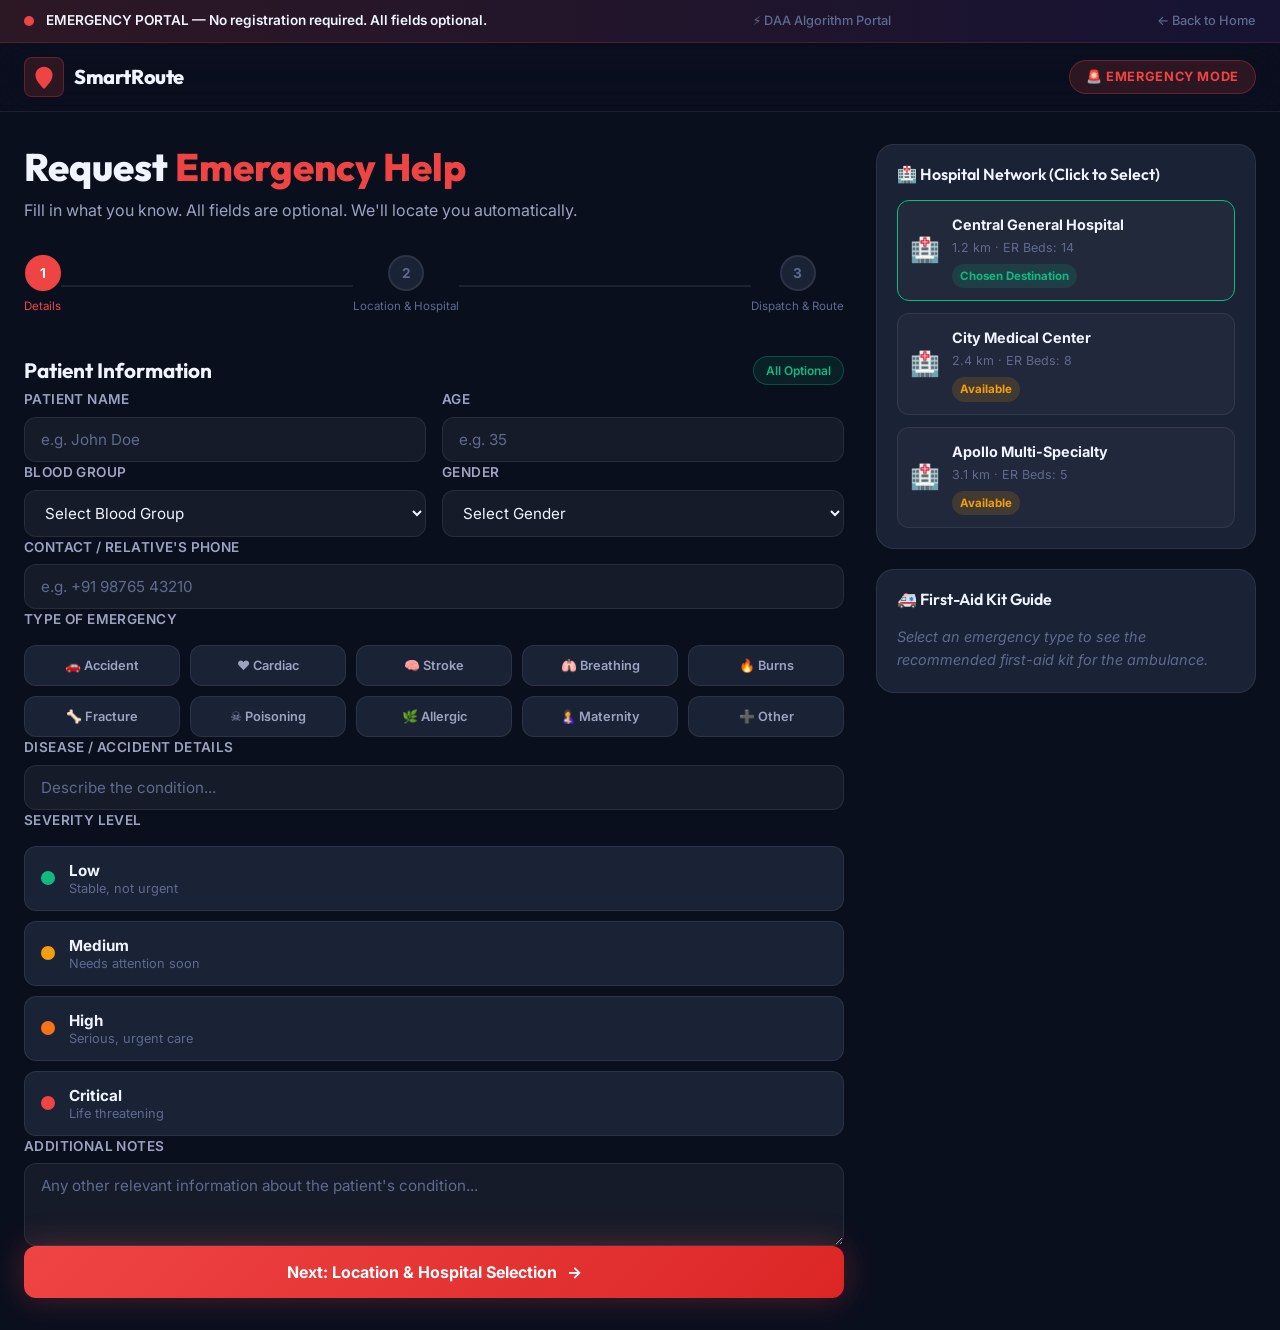
<file: user-portal.html>
<!DOCTYPE html>
<html lang="en">
<head>
  <meta charset="UTF-8" />
  <meta name="viewport" content="width=device-width, initial-scale=1.0" />
  <title>Emergency Help — SmartRoute</title>
  <meta name="description" content="Request emergency medical help instantly. Choose hospital, track ambulance route, no registration required." />
  <link rel="preconnect" href="https://fonts.googleapis.com" />
  <link href="https://fonts.googleapis.com/css2?family=Inter:wght@300;400;500;600;700;800&family=Outfit:wght@400;600;700;800&display=swap" rel="stylesheet" />
  <link rel="stylesheet" href="styles/main.css" />
  <link rel="stylesheet" href="styles/user-portal.css" />
</head>
<body class="portal-body">

  <!-- Top Warning Bar -->
  <div class="emergency-topbar">
    <span class="pulse-dot red"></span>
    <span>EMERGENCY PORTAL — No registration required. All fields optional.</span>
    <a href="daa-explain.html" class="topbar-back">⚡ DAA Algorithm Portal</a>
    <a href="index.html" class="topbar-back">← Back to Home</a>
  </div>

  <!-- Nav -->
  <nav class="portal-nav">
    <div class="nav-inner">
      <a href="index.html" class="nav-brand">
        <div class="brand-icon">
          <svg width="24" height="24" viewBox="0 0 28 28" fill="none">
            <path d="M14 2C8.477 2 4 6.477 4 12c0 7 10 16 10 16s10-9 10-16c0-5.523-4.477-10-10-10z" fill="#EF4444"/>
          </svg>
        </div>
        <span class="brand-name">SmartRoute</span>
      </a>
      <div class="nav-emergency-badge">🚨 EMERGENCY MODE</div>
    </div>
  </nav>

  <main class="portal-main">
    <!-- Left Panel: Form -->
    <div class="form-panel">
      <div class="form-header">
        <h1>Request <span class="text-red">Emergency Help</span></h1>
        <p>Fill in what you know. All fields are optional. We'll locate you automatically.</p>
      </div>

      <!-- Step Indicators -->
      <div class="step-indicator" id="stepIndicator">
        <div class="step-dot active" data-step="1"><span>1</span><label>Details</label></div>
        <div class="step-line"></div>
        <div class="step-dot" data-step="2"><span>2</span><label>Location & Hospital</label></div>
        <div class="step-line"></div>
        <div class="step-dot" data-step="3"><span>3</span><label>Dispatch & Route</label></div>
      </div>

      <form id="emergencyForm" class="emergency-form">
        <!-- Step 1: Patient Details -->
        <div class="form-step active" id="step1">
          <div class="step-title">
            <h2>Patient Information</h2>
            <span class="optional-badge">All Optional</span>
          </div>

          <div class="form-row">
            <div class="form-group">
              <label for="patientName">Patient Name</label>
              <input type="text" id="patientName" name="patientName" placeholder="e.g. John Doe" class="form-input" />
            </div>
            <div class="form-group">
              <label for="patientAge">Age</label>
              <input type="number" id="patientAge" name="patientAge" placeholder="e.g. 35" min="0" max="120" class="form-input" />
            </div>
          </div>

          <div class="form-row">
            <div class="form-group">
              <label for="bloodGroup">Blood Group</label>
              <select id="bloodGroup" name="bloodGroup" class="form-input">
                <option value="">Select Blood Group</option>
                <option value="A+">A+</option>
                <option value="A-">A−</option>
                <option value="B+">B+</option>
                <option value="B-">B−</option>
                <option value="AB+">AB+</option>
                <option value="AB-">AB−</option>
                <option value="O+">O+</option>
                <option value="O-">O−</option>
                <option value="unknown">Unknown</option>
              </select>
            </div>
            <div class="form-group">
              <label for="gender">Gender</label>
              <select id="gender" name="gender" class="form-input">
                <option value="">Select Gender</option>
                <option value="male">Male</option>
                <option value="female">Female</option>
                <option value="other">Other</option>
                <option value="prefer-not">Prefer not to say</option>
              </select>
            </div>
          </div>

          <div class="form-group">
            <label for="contactNumber">Contact / Relative's Phone</label>
            <input type="tel" id="contactNumber" name="contactNumber" placeholder="e.g. +91 98765 43210" class="form-input" />
          </div>

          <div class="form-group">
            <label for="emergencyType">Type of Emergency</label>
            <div class="emergency-type-grid" id="emergencyTypeGrid">
              <button type="button" class="etype-btn" data-type="accident">🚗 Accident</button>
              <button type="button" class="etype-btn" data-type="cardiac">❤️ Cardiac</button>
              <button type="button" class="etype-btn" data-type="stroke">🧠 Stroke</button>
              <button type="button" class="etype-btn" data-type="breathing">🫁 Breathing</button>
              <button type="button" class="etype-btn" data-type="burns">🔥 Burns</button>
              <button type="button" class="etype-btn" data-type="fracture">🦴 Fracture</button>
              <button type="button" class="etype-btn" data-type="poisoning">☠️ Poisoning</button>
              <button type="button" class="etype-btn" data-type="allergic">🌿 Allergic</button>
              <button type="button" class="etype-btn" data-type="maternity">🤱 Maternity</button>
              <button type="button" class="etype-btn" data-type="other">➕ Other</button>
            </div>
            <input type="hidden" id="emergencyType" name="emergencyType" value="" />
          </div>

          <div class="form-group" id="diseaseNameGroup">
            <label for="diseaseName">Disease / Accident Details</label>
            <input type="text" id="diseaseName" name="diseaseName" placeholder="Describe the condition..." class="form-input" />
          </div>

          <div class="form-group">
            <label>Severity Level</label>
            <div class="severity-selector" id="severitySelector">
              <button type="button" class="sev-btn low" data-severity="low">
                <span class="sev-dot"></span>
                <div>
                  <strong>Low</strong>
                  <small>Stable, not urgent</small>
                </div>
              </button>
              <button type="button" class="sev-btn medium" data-severity="medium">
                <span class="sev-dot"></span>
                <div>
                  <strong>Medium</strong>
                  <small>Needs attention soon</small>
                </div>
              </button>
              <button type="button" class="sev-btn high" data-severity="high">
                <span class="sev-dot"></span>
                <div>
                  <strong>High</strong>
                  <small>Serious, urgent care</small>
                </div>
              </button>
              <button type="button" class="sev-btn critical" data-severity="critical">
                <span class="sev-dot"></span>
                <div>
                  <strong>Critical</strong>
                  <small>Life threatening</small>
                </div>
              </button>
            </div>
            <input type="hidden" id="severityLevel" name="severityLevel" value="" />
          </div>

          <div class="form-group">
            <label for="additionalNotes">Additional Notes</label>
            <textarea id="additionalNotes" name="additionalNotes" rows="3" placeholder="Any other relevant information about the patient's condition..." class="form-input"></textarea>
          </div>

          <button type="button" class="btn-next" id="nextToStep2">
            Next: Location & Hospital Selection <span>→</span>
          </button>
        </div>

        <!-- Step 2: Location & Preferred Hospital Choice -->
        <div class="form-step" id="step2">
          <div class="step-title">
            <h2>Patient Location & Preferred Hospital</h2>
            <span class="optional-badge">Interactive Selection</span>
          </div>

          <div class="location-card" id="locationCard">
            <div class="location-icon-wrap">
              <div class="loc-pulse"></div>
              <svg width="32" height="32" viewBox="0 0 24 24" fill="#EF4444"><path d="M12 2C8.13 2 5 5.13 5 9c0 5.25 7 13 7 13s7-7.75 7-13c0-3.87-3.13-7-7-7zm0 9.5c-1.38 0-2.5-1.12-2.5-2.5s1.12-2.5 2.5-2.5 2.5 1.12 2.5 2.5-1.12 2.5-2.5 2.5z"/></svg>
            </div>
            <div class="location-info" id="locationInfo">
              <p class="loc-status" id="locStatus">Click below to detect your location</p>
              <p class="loc-coords" id="locCoords"></p>
              <p class="loc-address" id="locAddress"></p>
            </div>
          </div>

          <button type="button" class="btn-detect-location" id="detectLocationBtn">
            <svg width="18" height="18" viewBox="0 0 24 24" fill="white"><path d="M12 8c-2.21 0-4 1.79-4 4s1.79 4 4 4 4-1.79 4-4-1.79-4-4-4zm8.94 3c-.46-4.17-3.77-7.48-7.94-7.94V1h-2v2.06C6.83 3.52 3.52 6.83 3.06 11H1v2h2.06c.46 4.17 3.77 7.48 7.94 7.94V23h2v-2.06c4.17-.46 7.48-3.77 7.94-7.94H23v-2h-2.06z"/></svg>
            Detect My Location
          </button>

          <!-- Select Preferred Hospital -->
          <div class="hospital-choice-box" style="margin-bottom:24px;">
            <h3>🏥 Select Destination Hospital (Patient Preference)</h3>
            <p style="font-size:0.85rem; color:#9BA3C0; margin-bottom:12px;">Choose a hospital where the patient is registered or prefers to be treated:</p>
            <div class="hospital-picker-list" id="hospitalPickerList">
              <!-- JS Populated hospital choices -->
            </div>
          </div>

          <div class="location-manual">
            <p class="or-divider"><span>or enter address manually</span></p>
            <div class="form-group">
              <label for="manualAddress">Address / Landmark</label>
              <input type="text" id="manualAddress" name="manualAddress" placeholder="e.g. Near Central Mall, MG Road..." class="form-input" />
            </div>
          </div>

          <div class="form-nav">
            <button type="button" class="btn-back" id="backToStep1">← Back</button>
            <button type="button" class="btn-next" id="nextToStep3">Review Route & Dispatch →</button>
          </div>
        </div>

        <!-- Step 3: Route Review & Dispatch Confirmation -->
        <div class="form-step" id="step3">
          <div class="dispatch-summary" id="dispatchSummary">
            <!-- Filled by JS -->
          </div>

          <!-- Interactive Route Preview Map Card -->
          <div class="route-preview-card" style="margin-bottom:20px; background:var(--bg-card); border:1px solid var(--border); border-radius:var(--radius-lg); padding:20px;">
            <div style="display:flex; justify-content:space-between; align-items:center; margin-bottom:12px;">
              <h3>🛣️ Dispatched Route: Ambulance ➔ Patient ➔ Hospital</h3>
              <span class="live-pill">DIJKSTRA REROUTED</span>
            </div>
            <div class="route-visualizer-box" id="routeVisualizerBox" style="background:#0D1424; border:1px solid var(--border); border-radius:var(--radius-md); padding:16px; text-align:center;">
              <!-- Dynamic SVG Route Path Animation -->
              <svg id="routeSvgPreview" viewBox="0 0 500 120" style="width:100%; height:120px;">
                <!-- Animated Ambulance to Patient to Hospital Line -->
                <path d="M 50 60 L 250 60 L 450 60" stroke="#EF4444" stroke-width="4" stroke-dasharray="8,4" fill="none">
                  <animate attributeName="stroke-dashoffset" values="24;0" dur="1.2s" repeatCount="indefinite" />
                </path>
                <!-- Node 1: Ambulance Base -->
                <circle cx="50" cy="60" r="18" fill="#0EA5E9" />
                <text x="50" y="65" text-anchor="middle" fill="white" font-size="14">🚑</text>
                <text x="50" y="98" text-anchor="middle" fill="#9BA3C0" font-size="11">Ambulance Base</text>

                <!-- Node 2: Patient GPS -->
                <circle cx="250" cy="60" r="18" fill="#EF4444" />
                <text x="250" y="65" text-anchor="middle" fill="white" font-size="14">📍</text>
                <text x="250" y="98" text-anchor="middle" fill="#EF4444" font-size="11" font-weight="bold">Patient (You)</text>

                <!-- Node 3: Selected Hospital -->
                <circle cx="450" cy="60" r="18" fill="#10B981" />
                <text x="450" y="65" text-anchor="middle" fill="white" font-size="14">🏥</text>
                <text x="450" y="98" text-anchor="middle" fill="#10B981" font-size="11" font-weight="bold" id="selectedHospSvgName">Hospital</text>
              </svg>
            </div>
          </div>

          <div class="kit-recommendation" id="kitRecommendation">
            <!-- Filled by JS -->
          </div>

          <button type="button" class="btn-emergency-submit" id="submitEmergency">
            🚨 CONFIRM & DISPATCH EMERGENCY
          </button>
          <div class="form-nav">
            <button type="button" class="btn-back" id="backToStep2">← Change Hospital or Details</button>
          </div>
        </div>
      </form>

      <!-- Success Screen with Live Rerouting Map -->
      <div class="success-screen" id="successScreen" style="display:none">
        <div class="success-animation">
          <div class="success-circle">
            <svg width="60" height="60" viewBox="0 0 24 24" fill="white"><path d="M9 16.17L4.83 12l-1.42 1.41L9 19 21 7l-1.41-1.41z"/></svg>
          </div>
        </div>
        <h2>Help is On the Way!</h2>
        <p>Emergency dispatched. Ambulance is en route to your location, then transporting to your selected hospital.</p>
        <div class="dispatch-details" id="dispatchDetails"></div>

        <div class="tracking-card">
          <div class="track-header">
            <span class="pulse-dot red"></span>
            <span>LIVE AMBULANCE & REROUTE TRACKING</span>
          </div>
          <div class="track-info">
            <div class="track-item">
              <svg width="24" height="24" viewBox="0 0 24 24" fill="#EF4444"><path d="M18.92 6.01C18.72 5.42 18.16 5 17.5 5h-11c-.66 0-1.21.42-1.42 1.01L3 12v8c0 .55.45 1 1 1h1c.55 0 1-.45 1-1v-1h12v1c0 .55.45 1 1 1h1c.55 0 1-.45 1-1v-8l-2.08-5.99zM6.85 7h10.29l1.04 3H5.81l1.04-3zM19 17H5v-5h14v5z"/></svg>
              <div>
                <strong id="ambName">City Ambulance #7</strong>
                <span>Pickup ETA: <strong id="ambETA" class="text-red">3 min 45s</strong></span>
              </div>
            </div>
            <div class="track-item">
              <svg width="24" height="24" viewBox="0 0 24 24" fill="#10B981"><path d="M12 2C6.48 2 2 6.48 2 12s4.48 10 10 10 10-4.48 10-10S17.52 2 12 2zm0 3c1.66 0 3 1.34 3 3s-1.34 3-3 3-3-1.34-3-3 1.34-3 3-3zm0 14.2c-2.5 0-4.71-1.28-6-3.22.03-1.99 4-3.08 6-3.08 1.99 0 5.97 1.09 6 3.08-1.29 1.94-3.5 3.22-6 3.22z"/></svg>
              <div>
                <strong id="hospName">Selected Hospital</strong>
                <span>Rerouted Destination · ER Prepared</span>
              </div>
            </div>
          </div>
        </div>

        <div style="display:flex; gap:12px; margin-top:24px;">
          <a href="daa-explain.html" class="btn-secondary">View DAA Routing Algorithm</a>
          <a href="index.html" class="btn-secondary">Back to Home</a>
        </div>
      </div>
    </div>

    <!-- Right Panel: Hospital List & Kit Guide -->
    <div class="info-panel">
      <div class="info-card">
        <h3>🏥 Hospital Network (Click to Select)</h3>
        <div class="hospital-list" id="hospitalList">
          <!-- JS Populated Hospitals -->
        </div>
      </div>

      <div class="info-card">
        <h3>🚑 First-Aid Kit Guide</h3>
        <div class="kit-guide" id="kitGuide">
          <p class="kit-placeholder">Select an emergency type to see the recommended first-aid kit for the ambulance.</p>
        </div>
      </div>
    </div>
  </main>

  <script src="scripts/supabase-client.js"></script>
  <script src="scripts/user-portal.js"></script>
</body>
</html>
</file>
<file: styles/main.css>
/* ===================================
   SMARTROUTE — MAIN DESIGN SYSTEM
   =================================== */

:root {
  --bg-primary: #0A0F1E;
  --bg-secondary: #111827;
  --bg-card: #1A2235;
  --bg-card-hover: #1F2A40;
  --border: rgba(255,255,255,0.08);
  --border-hover: rgba(255,255,255,0.18);

  --red: #EF4444;
  --red-dark: #DC2626;
  --red-glow: rgba(239,68,68,0.25);
  --blue: #0EA5E9;
  --blue-dark: #0284C7;
  --purple: #7C3AED;
  --purple-dark: #5B21B6;
  --green: #10B981;
  --green-dark: #059669;
  --yellow: #F59E0B;
  --orange: #F97316;
  --pink: #EC4899;

  --text-primary: #F0F4FF;
  --text-secondary: #9BA3C0;
  --text-muted: #5E6A8E;

  --radius-sm: 8px;
  --radius-md: 12px;
  --radius-lg: 18px;
  --radius-xl: 24px;
  --radius-full: 9999px;

  --shadow-sm: 0 2px 8px rgba(0,0,0,0.3);
  --shadow-md: 0 8px 24px rgba(0,0,0,0.4);
  --shadow-lg: 0 16px 48px rgba(0,0,0,0.5);
  --shadow-glow-red: 0 0 32px rgba(239,68,68,0.3);
  --shadow-glow-purple: 0 0 32px rgba(124,58,237,0.3);

  --font-body: 'Inter', system-ui, sans-serif;
  --font-display: 'Outfit', system-ui, sans-serif;

  --transition: 0.25s cubic-bezier(0.4,0,0.2,1);
  --transition-slow: 0.5s cubic-bezier(0.4,0,0.2,1);
}

/* Reset */
*, *::before, *::after { box-sizing: border-box; margin: 0; padding: 0; }
html { scroll-behavior: smooth; }
body {
  font-family: var(--font-body);
  background: var(--bg-primary);
  color: var(--text-primary);
  line-height: 1.6;
  -webkit-font-smoothing: antialiased;
}

/* Typography */
h1,h2,h3,h4,h5 { font-family: var(--font-display); line-height: 1.2; }
h1 { font-size: clamp(2.2rem, 5vw, 3.8rem); font-weight: 800; }
h2 { font-size: clamp(1.6rem, 3.5vw, 2.6rem); font-weight: 700; }
h3 { font-size: 1.25rem; font-weight: 600; }
h4 { font-size: 1rem; font-weight: 600; }

p { color: var(--text-secondary); }
a { text-decoration: none; color: inherit; }
input, select, textarea, button { font-family: var(--font-body); }

/* Gradient text */
.gradient-text {
  background: linear-gradient(135deg, #EF4444, #7C3AED);
  -webkit-background-clip: text;
  -webkit-text-fill-color: transparent;
  background-clip: text;
}
.text-red { color: var(--red); }
.text-green { color: var(--green); }
.text-blue { color: var(--blue); }

/* Pulse dot */
.pulse-dot {
  display: inline-block;
  width: 10px; height: 10px;
  border-radius: 50%;
  background: var(--green);
  box-shadow: 0 0 0 0 rgba(16,185,129,0.5);
  animation: pulse 2s infinite;
}
.pulse-dot.red {
  background: var(--red);
  box-shadow: 0 0 0 0 rgba(239,68,68,0.5);
}
@keyframes pulse {
  0% { box-shadow: 0 0 0 0 rgba(16,185,129,0.5); }
  70% { box-shadow: 0 0 0 10px rgba(16,185,129,0); }
  100% { box-shadow: 0 0 0 0 rgba(16,185,129,0); }
}
.pulse-dot.red {
  animation: pulseRed 2s infinite;
}
@keyframes pulseRed {
  0% { box-shadow: 0 0 0 0 rgba(239,68,68,0.5); }
  70% { box-shadow: 0 0 0 10px rgba(239,68,68,0); }
  100% { box-shadow: 0 0 0 0 rgba(239,68,68,0); }
}

/* Nav Brand */
.nav-brand {
  display: flex; align-items: center; gap: 10px;
  text-decoration: none; color: var(--text-primary);
}
.brand-icon {
  width: 40px; height: 40px;
  background: rgba(239,68,68,0.15);
  border: 1px solid rgba(239,68,68,0.3);
  border-radius: var(--radius-sm);
  display: flex; align-items: center; justify-content: center;
}
.brand-icon.small { width: 32px; height: 32px; }
.brand-name {
  font-family: var(--font-display);
  font-size: 1.25rem; font-weight: 800;
  letter-spacing: -0.02em;
}
.brand-name.large { font-size: 1.6rem; }

/* Buttons */
.btn-emergency {
  display: inline-flex; align-items: center; gap: 10px;
  background: linear-gradient(135deg, var(--red), var(--red-dark));
  color: white; font-weight: 700; font-size: 1rem;
  padding: 14px 28px; border-radius: var(--radius-full);
  border: none; cursor: pointer;
  box-shadow: var(--shadow-glow-red);
  transition: all var(--transition);
  text-decoration: none;
  position: relative; overflow: hidden;
}
.btn-emergency::after {
  content: ''; position: absolute; inset: 0;
  background: rgba(255,255,255,0);
  transition: background var(--transition);
}
.btn-emergency:hover::after { background: rgba(255,255,255,0.1); }
.btn-emergency:hover { transform: translateY(-2px); box-shadow: 0 8px 32px rgba(239,68,68,0.5); }
.btn-emergency:active { transform: translateY(0); }
.btn-emergency.large { font-size: 1.1rem; padding: 18px 36px; }

.btn-secondary {
  display: inline-flex; align-items: center; gap: 8px;
  background: rgba(255,255,255,0.06); color: var(--text-primary);
  font-weight: 600; font-size: 1rem;
  padding: 14px 28px; border-radius: var(--radius-full);
  border: 1px solid var(--border-hover); cursor: pointer;
  transition: all var(--transition);
}
.btn-secondary:hover { background: rgba(255,255,255,0.12); transform: translateY(-2px); }

/* Form inputs */
.form-input {
  width: 100%; padding: 12px 16px;
  background: rgba(255,255,255,0.05);
  border: 1.5px solid var(--border);
  border-radius: var(--radius-md);
  color: var(--text-primary); font-size: 0.95rem;
  transition: all var(--transition);
  outline: none;
}
.form-input:focus {
  border-color: var(--red); background: rgba(239,68,68,0.04);
  box-shadow: 0 0 0 3px rgba(239,68,68,0.12);
}
.form-input::placeholder { color: var(--text-muted); }
select.form-input option { background: var(--bg-card); color: var(--text-primary); }
textarea.form-input { resize: vertical; min-height: 80px; }

.form-group { display: flex; flex-direction: column; gap: 6px; }
.form-group label { font-size: 0.85rem; font-weight: 600; color: var(--text-secondary); letter-spacing: 0.03em; text-transform: uppercase; }
.form-row { display: grid; grid-template-columns: 1fr 1fr; gap: 16px; }

/* Scrollbar */
::-webkit-scrollbar { width: 6px; }
::-webkit-scrollbar-track { background: var(--bg-secondary); }
::-webkit-scrollbar-thumb { background: rgba(255,255,255,0.15); border-radius: 3px; }
::-webkit-scrollbar-thumb:hover { background: rgba(255,255,255,0.25); }

/* Utility */
.mt-4 { margin-top: 1rem; }
</file>
<file: styles/landing.css>
/* ===================================
   LANDING PAGE STYLES
   =================================== */

.landing-body { overflow-x: hidden; }

/* Particles BG */
.bg-particles {
  position: fixed; inset: 0; z-index: 0;
  pointer-events: none; overflow: hidden;
}

/* NAV */
.nav-glass {
  position: fixed; top: 0; left: 0; right: 0; z-index: 100;
  background: rgba(10,15,30,0.7);
  backdrop-filter: blur(20px);
  border-bottom: 1px solid var(--border);
  transition: all var(--transition);
}
.nav-glass.scrolled { background: rgba(10,15,30,0.95); }
.nav-inner {
  max-width: 1200px; margin: 0 auto;
  padding: 16px 24px;
  display: flex; align-items: center; justify-content: space-between;
}
.nav-links { display: flex; align-items: center; gap: 20px; }
.nav-link { color: var(--text-secondary); font-weight: 500; font-size: 0.95rem; transition: color var(--transition); }
.nav-link:hover { color: var(--text-primary); }
.btn-nav-primary {
  background: linear-gradient(135deg, var(--red), var(--red-dark));
  color: white; font-weight: 600; padding: 9px 20px;
  border-radius: var(--radius-full); font-size: 0.9rem;
  transition: all var(--transition);
  box-shadow: 0 0 16px rgba(239,68,68,0.3);
}
.btn-nav-primary:hover { transform: translateY(-1px); box-shadow: 0 4px 20px rgba(239,68,68,0.5); }
.btn-nav-outline {
  border: 1.5px solid var(--border-hover); color: var(--text-secondary);
  padding: 8px 18px; border-radius: var(--radius-full); font-size: 0.9rem; font-weight: 500;
  transition: all var(--transition);
}
.btn-nav-outline:hover { border-color: var(--purple); color: var(--text-primary); }

/* HERO */
.hero-section {
  min-height: 100vh; display: flex; align-items: center;
  max-width: 1200px; margin: 0 auto; padding: 120px 24px 80px;
  gap: 60px; position: relative; z-index: 1;
}
.hero-content { flex: 1; }
.hero-visual { flex: 1; display: flex; justify-content: center; align-items: center; }

.hero-badge {
  display: inline-flex; align-items: center; gap: 10px;
  background: rgba(16,185,129,0.1); border: 1px solid rgba(16,185,129,0.3);
  color: var(--green); padding: 8px 16px;
  border-radius: var(--radius-full); font-size: 0.85rem; font-weight: 600;
  margin-bottom: 24px;
}

.hero-title { margin-bottom: 20px; letter-spacing: -0.03em; }
.hero-subtitle { font-size: 1.1rem; color: var(--text-secondary); max-width: 500px; margin-bottom: 36px; line-height: 1.7; }
.hero-cta-group { display: flex; gap: 16px; flex-wrap: wrap; margin-bottom: 48px; }
.btn-emergency-icon { font-size: 1.2rem; }
.btn-arrow { font-size: 1.1rem; transition: transform var(--transition); }
.btn-emergency:hover .btn-arrow { transform: translateX(4px); }

.hero-stats { display: flex; align-items: center; gap: 24px; flex-wrap: wrap; }
.stat-item { display: flex; flex-direction: column; }
.stat-number { font-family: var(--font-display); font-size: 1.5rem; font-weight: 800; color: var(--text-primary); }
.stat-label { font-size: 0.8rem; color: var(--text-muted); text-transform: uppercase; letter-spacing: 0.05em; }
.stat-divider { width: 1px; height: 40px; background: var(--border); }

/* MAP CARD */
.map-card {
  background: var(--bg-card);
  border: 1px solid var(--border);
  border-radius: var(--radius-xl);
  overflow: hidden;
  width: 380px;
  box-shadow: var(--shadow-lg), 0 0 60px rgba(239,68,68,0.08);
  animation: float 4s ease-in-out infinite;
}
@keyframes float { 0%,100% { transform: translateY(0); } 50% { transform: translateY(-10px); } }

.map-header {
  padding: 16px 20px;
  display: flex; align-items: center; gap: 10px;
  border-bottom: 1px solid var(--border);
  font-size: 0.9rem; font-weight: 600;
}
.map-dot { width: 10px; height: 10px; border-radius: 50%; }
.map-dot.green { background: var(--green); }
.map-badge {
  margin-left: auto; background: var(--red);
  color: white; font-size: 0.7rem; font-weight: 700;
  padding: 3px 8px; border-radius: var(--radius-full);
  animation: blink 1.5s ease-in-out infinite;
}
@keyframes blink { 0%,100%{opacity:1}50%{opacity:0.5} }

.map-body {
  position: relative; height: 220px;
  background: linear-gradient(135deg, #0d1b2e, #111827);
  overflow: hidden;
}
.map-grid {
  position: absolute; inset: 0;
  background-image:
    linear-gradient(rgba(255,255,255,0.03) 1px, transparent 1px),
    linear-gradient(90deg, rgba(255,255,255,0.03) 1px, transparent 1px);
  background-size: 30px 30px;
}

.amb-marker, .patient-marker {
  position: absolute; transform: translate(-50%,-50%);
}
.amb-ping, .patient-ping {
  position: absolute; top:50%; left:50%;
  width: 30px; height: 30px;
  border-radius: 50%; transform: translate(-50%,-50%);
  animation: mapPing 2s ease-out infinite;
}
.amb-ping { background: rgba(14,165,233,0.3); border: 1px solid rgba(14,165,233,0.5); }
.patient-ping { background: rgba(239,68,68,0.3); border: 1px solid rgba(239,68,68,0.5); }
@keyframes mapPing {
  0% { transform: translate(-50%,-50%) scale(0.5); opacity: 1; }
  100% { transform: translate(-50%,-50%) scale(2.5); opacity: 0; }
}
.amb-icon, .patient-icon { position: relative; font-size: 1.4rem; z-index: 1; }

.route-svg { position: absolute; inset: 0; width: 100%; height: 100%; }

.map-footer { padding: 14px 20px; display: flex; align-items: center; justify-content: space-between; }
.dispatch-info { display: flex; flex-direction: column; }
.dispatch-label { font-size: 0.75rem; color: var(--text-muted); }
.dispatch-eta { font-size: 0.9rem; color: var(--text-primary); }
.dispatch-status {
  padding: 6px 14px; border-radius: var(--radius-full);
  font-size: 0.8rem; font-weight: 600;
}
.dispatch-status.dispatching {
  background: rgba(239,68,68,0.15); color: var(--red);
  border: 1px solid rgba(239,68,68,0.3);
  animation: blink 2s ease-in-out infinite;
}

/* FEATURES */
.features-section {
  max-width: 1200px; margin: 0 auto; padding: 100px 24px;
  position: relative; z-index: 1;
}
.section-label {
  font-size: 0.75rem; font-weight: 700; letter-spacing: 0.15em;
  color: var(--red); text-transform: uppercase; margin-bottom: 12px;
}
.section-title { margin-bottom: 60px; }

.features-grid {
  display: grid;
  grid-template-columns: repeat(auto-fit, minmax(280px, 1fr));
  gap: 20px;
}
.feature-card {
  background: var(--bg-card); border: 1px solid var(--border);
  border-radius: var(--radius-lg); padding: 28px;
  transition: all var(--transition); position: relative;
}
.feature-card:hover {
  border-color: var(--border-hover);
  transform: translateY(-4px); box-shadow: var(--shadow-md);
}
.featured-card {
  background: linear-gradient(135deg, rgba(124,58,237,0.15), rgba(91,33,182,0.08));
  border-color: rgba(124,58,237,0.4);
}
.feature-icon {
  width: 52px; height: 52px; border-radius: var(--radius-md);
  display: flex; align-items: center; justify-content: center;
  margin-bottom: 20px;
}
.feature-card h3 { margin-bottom: 10px; font-size: 1.1rem; }
.feature-card p { font-size: 0.9rem; line-height: 1.6; }
.feature-badge {
  position: absolute; top: 20px; right: 20px;
  background: linear-gradient(135deg, var(--purple), var(--purple-dark));
  color: white; font-size: 0.7rem; font-weight: 700;
  padding: 4px 10px; border-radius: var(--radius-full);
}

/* HOW IT WORKS */
.how-section {
  max-width: 1200px; margin: 0 auto; padding: 100px 24px;
  position: relative; z-index: 1;
}
.steps-container { display: flex; align-items: flex-start; gap: 0; flex-wrap: wrap; }
.step-item {
  flex: 1; min-width: 200px; display: flex; flex-direction: column;
  align-items: center; text-align: center; padding: 20px;
}
.step-number {
  font-family: var(--font-display); font-size: 3rem; font-weight: 900;
  background: linear-gradient(135deg, rgba(239,68,68,0.3), rgba(124,58,237,0.3));
  -webkit-background-clip: text; -webkit-text-fill-color: transparent;
  background-clip: text;
  margin-bottom: 16px;
}
.step-content h3 { font-size: 1.1rem; margin-bottom: 8px; }
.step-content p { font-size: 0.88rem; }
.step-connector { display: flex; align-items: center; padding-top: 40px; }
.connector-line {
  width: 40px; height: 2px;
  background: linear-gradient(90deg, var(--red), var(--purple));
}

/* CTA */
.cta-section {
  padding: 100px 24px; text-align: center;
  position: relative; z-index: 1; overflow: hidden;
}
.cta-glow {
  position: absolute; top: 50%; left: 50%;
  transform: translate(-50%,-50%);
  width: 600px; height: 300px;
  background: radial-gradient(ellipse, rgba(239,68,68,0.15) 0%, transparent 70%);
  pointer-events: none;
}
.cta-content { position: relative; max-width: 600px; margin: 0 auto; }
.cta-content h2 { font-size: 2.5rem; margin-bottom: 16px; }
.cta-content p { margin-bottom: 36px; font-size: 1.1rem; }
.cta-sub { margin-top: 16px; font-size: 0.85rem; color: var(--text-muted); }

/* FOOTER */
.footer {
  border-top: 1px solid var(--border);
  padding: 40px 24px 24px;
  position: relative; z-index: 1;
}
.footer-inner {
  max-width: 1200px; margin: 0 auto;
  display: flex; justify-content: space-between; align-items: flex-start;
  gap: 40px; flex-wrap: wrap; margin-bottom: 32px;
}
.footer-brand p { font-size: 0.85rem; margin-top: 8px; }
.footer-note { font-size: 0.78rem; color: var(--text-muted); margin-top: 4px; }
.footer-links { display: flex; gap: 24px; flex-wrap: wrap; align-items: center; }
.footer-links a { color: var(--text-muted); font-size: 0.9rem; transition: color var(--transition); }
.footer-links a:hover { color: var(--text-primary); }
.footer-bottom {
  max-width: 1200px; margin: 0 auto; padding-top: 24px;
  border-top: 1px solid var(--border);
  font-size: 0.8rem; color: var(--text-muted); text-align: center;
}

/* Responsive */
@media (max-width: 768px) {
  .hero-section { flex-direction: column; padding-top: 100px; }
  .hero-visual { width: 100%; }
  .map-card { width: 100%; max-width: 380px; }
  .nav-links { gap: 10px; }
  .btn-nav-outline { display: none; }
}
</file>
<file: styles/admin.css>
/* ===================================
   ADMIN LOGIN + SHARED ADMIN STYLES
   =================================== */

/* LOGIN PAGE */
.admin-login-body {
  min-height: 100vh; display: flex; align-items: stretch;
  background: var(--bg-primary);
  overflow: hidden;
}

.login-bg {
  position: fixed; inset: 0; pointer-events: none; z-index: 0;
}
.login-bg-shape {
  position: absolute; border-radius: 50%;
  filter: blur(80px); opacity: 0.15;
}
.login-bg-shape.s1 {
  width: 500px; height: 500px; background: var(--purple);
  top: -200px; left: -200px;
}
.login-bg-shape.s2 {
  width: 400px; height: 400px; background: var(--red);
  bottom: -150px; right: 20%;
}
.login-bg-shape.s3 {
  width: 300px; height: 300px; background: var(--blue);
  top: 50%; right: -100px;
}

.login-wrapper {
  display: flex; width: 100%; position: relative; z-index: 1;
}

.login-left {
  flex: 1; padding: 60px;
  background: linear-gradient(135deg, rgba(124,58,237,0.1), rgba(91,33,182,0.05));
  border-right: 1px solid var(--border);
  display: flex; flex-direction: column; justify-content: center;
}
.login-brand { display: flex; align-items: center; gap: 12px; margin-bottom: 40px; }
.login-left h1 { font-size: clamp(2rem, 4vw, 3rem); margin-bottom: 20px; }
.login-left > p { font-size: 1rem; color: var(--text-secondary); margin-bottom: 40px; line-height: 1.7; max-width: 400px; }

.login-features { display: flex; flex-direction: column; gap: 14px; }
.lf-item {
  display: flex; align-items: center; gap: 14px;
  padding: 14px 18px; background: rgba(255,255,255,0.04);
  border: 1px solid var(--border); border-radius: var(--radius-md);
  font-size: 0.9rem; color: var(--text-secondary);
  transition: all var(--transition);
}
.lf-item:hover { border-color: var(--border-hover); color: var(--text-primary); }
.lf-item span { font-size: 1.2rem; }

.login-right {
  width: 480px; flex-shrink: 0;
  display: flex; align-items: center; justify-content: center;
  padding: 40px;
}

.login-card {
  width: 100%; background: var(--bg-card);
  border: 1px solid var(--border); border-radius: var(--radius-xl);
  padding: 40px; box-shadow: var(--shadow-lg);
}
.login-card-header { text-align: center; margin-bottom: 32px; }
.login-card-header svg { margin-bottom: 16px; }
.login-card-header h2 { font-size: 1.5rem; margin-bottom: 8px; }
.login-card-header p { font-size: 0.9rem; }

.login-form { display: flex; flex-direction: column; gap: 20px; }

/* Input with icon */
.input-icon-wrap { position: relative; display: flex; align-items: center; }
.input-icon {
  position: absolute; left: 14px; color: var(--text-muted);
  pointer-events: none;
}
.form-input.with-icon { padding-left: 44px; padding-right: 44px; }
.toggle-password {
  position: absolute; right: 12px; background: none; border: none;
  cursor: pointer; color: var(--text-muted); padding: 4px;
  transition: color var(--transition);
}
.toggle-password:hover { color: var(--text-primary); }

.login-error {
  background: rgba(239,68,68,0.1); border: 1px solid rgba(239,68,68,0.3);
  border-radius: var(--radius-md); padding: 12px 14px;
  color: var(--red); font-size: 0.85rem; font-weight: 500;
  display: flex; align-items: center; gap: 8px;
}

.btn-login {
  width: 100%; padding: 16px;
  background: linear-gradient(135deg, var(--purple), var(--purple-dark));
  color: white; font-weight: 700; font-size: 1rem;
  border: none; border-radius: var(--radius-md); cursor: pointer;
  transition: all var(--transition); display: flex;
  align-items: center; justify-content: center; gap: 10px;
  box-shadow: var(--shadow-glow-purple);
}
.btn-login:hover { transform: translateY(-2px); box-shadow: 0 8px 32px rgba(124,58,237,0.5); }

.btn-spinner {
  width: 18px; height: 18px; border-radius: 50%;
  border: 2px solid rgba(255,255,255,0.3);
  border-top-color: white;
  animation: spin 0.6s linear infinite;
}
@keyframes spin { to { transform: rotate(360deg); } }

.demo-creds {
  margin-top: 24px; padding: 16px;
  background: rgba(255,255,255,0.03); border: 1px solid var(--border);
  border-radius: var(--radius-md); text-align: center;
}
.demo-creds p { font-size: 0.8rem; margin-bottom: 8px; }
.demo-creds code {
  font-size: 0.85rem; color: var(--text-primary);
  background: rgba(255,255,255,0.06); padding: 6px 12px; border-radius: var(--radius-sm);
  display: inline-block;
}

.login-footer-link { text-align: center; margin-top: 20px; }
.login-footer-link a { color: var(--text-muted); font-size: 0.85rem; transition: color var(--transition); }
.login-footer-link a:hover { color: var(--text-primary); }

@media (max-width: 900px) {
  .login-left { display: none; }
  .login-right { width: 100%; padding: 24px; }
}
</file>
<file: styles/dashboard.css>
/* ===================================
   ADMIN DASHBOARD STYLES
   =================================== */

.dashboard-body {
  display: flex; min-height: 100vh;
  background: var(--bg-primary);
}

/* SIDEBAR */
.sidebar {
  width: 260px; flex-shrink: 0;
  background: var(--bg-secondary);
  border-right: 1px solid var(--border);
  display: flex; flex-direction: column;
  position: fixed; top: 0; left: 0; height: 100vh;
  z-index: 100; transition: transform var(--transition);
}
.sidebar-brand {
  padding: 20px; border-bottom: 1px solid var(--border);
  display: flex; align-items: center; gap: 10px;
}
.brand-text { display: flex; flex-direction: column; flex: 1; }
.brand-sub { font-size: 0.72rem; color: var(--text-muted); }
.sidebar-toggle {
  background: none; border: none; color: var(--text-muted);
  cursor: pointer; font-size: 1.1rem; padding: 4px;
  display: none;
}

.admin-profile {
  padding: 16px 20px; border-bottom: 1px solid var(--border);
  display: flex; align-items: center; gap: 12px;
}
.admin-avatar {
  width: 36px; height: 36px; border-radius: 50%;
  background: linear-gradient(135deg, var(--purple), var(--red));
  display: flex; align-items: center; justify-content: center;
  font-weight: 700; font-size: 0.9rem;
}
.admin-info { display: flex; flex-direction: column; }
.admin-info strong { font-size: 0.9rem; }
.admin-info span { font-size: 0.75rem; color: var(--text-muted); }

.sidebar-nav { flex: 1; padding: 16px 12px; display: flex; flex-direction: column; gap: 4px; overflow-y: auto; }
.sidebar-link {
  display: flex; align-items: center; gap: 12px;
  padding: 10px 14px; border-radius: var(--radius-md);
  color: var(--text-muted); font-size: 0.9rem; font-weight: 500;
  transition: all var(--transition); position: relative;
}
.sidebar-link:hover { background: rgba(255,255,255,0.05); color: var(--text-primary); }
.sidebar-link.active {
  background: rgba(239,68,68,0.12); color: var(--red);
  border: 1px solid rgba(239,68,68,0.2);
}
.sidebar-link svg { flex-shrink: 0; }
.sidebar-link.logout { color: var(--text-muted); margin-top: auto; }
.sidebar-link.logout:hover { color: var(--red); background: rgba(239,68,68,0.08); }
.sidebar-badge {
  margin-left: auto; background: var(--red); color: white;
  font-size: 0.7rem; font-weight: 700; padding: 2px 7px;
  border-radius: var(--radius-full); min-width: 20px; text-align: center;
}

.sidebar-footer { padding: 12px; border-top: 1px solid var(--border); }

/* MAIN */
.dashboard-main {
  margin-left: 260px; flex: 1; display: flex; flex-direction: column;
  min-height: 100vh;
}

/* TOP BAR */
.dash-topbar {
  background: var(--bg-secondary); border-bottom: 1px solid var(--border);
  padding: 16px 32px; display: flex;
  align-items: center; justify-content: space-between;
  position: sticky; top: 0; z-index: 50;
}
.dash-topbar-left { display: flex; align-items: center; gap: 16px; }
.dash-topbar-left h2 { font-size: 1.2rem; font-weight: 700; }
.dash-time { font-size: 0.8rem; color: var(--text-muted); }
.dash-topbar-right { display: flex; align-items: center; gap: 16px; }
.live-indicator {
  display: flex; align-items: center; gap: 8px;
  font-size: 0.8rem; font-weight: 600; color: var(--red);
}
.btn-view-portal {
  padding: 8px 16px; background: rgba(255,255,255,0.05);
  border: 1px solid var(--border); border-radius: var(--radius-full);
  font-size: 0.85rem; color: var(--text-secondary); font-weight: 500;
  transition: all var(--transition);
}
.btn-view-portal:hover { border-color: var(--border-hover); color: var(--text-primary); }

/* SECTIONS */
.dash-section { display: none; padding: 32px; }
.dash-section.active { display: block; }

/* STATS GRID */
.stats-grid {
  display: grid; grid-template-columns: repeat(4, 1fr);
  gap: 20px; margin-bottom: 28px;
}
.stat-card {
  background: var(--bg-card); border: 1px solid var(--border);
  border-radius: var(--radius-lg); padding: 20px 24px;
  display: flex; align-items: center; gap: 16px;
  transition: all var(--transition); position: relative; overflow: hidden;
}
.stat-card::before {
  content: ''; position: absolute; top: 0; left: 0;
  width: 4px; height: 100%;
}
.stat-card.red::before { background: var(--red); }
.stat-card.blue::before { background: var(--blue); }
.stat-card.green::before { background: var(--green); }
.stat-card.purple::before { background: var(--purple); }
.stat-card:hover { transform: translateY(-2px); box-shadow: var(--shadow-md); }

.stat-card-icon { font-size: 2rem; }
.stat-card-info { display: flex; flex-direction: column; flex: 1; }
.stat-card-num { font-family: var(--font-display); font-size: 2rem; font-weight: 800; line-height: 1; }
.stat-card-lbl { font-size: 0.8rem; color: var(--text-muted); margin-top: 4px; }
.stat-card-trend {
  font-size: 0.8rem; font-weight: 700;
  padding: 4px 8px; border-radius: var(--radius-full);
}
.stat-card-trend.up { color: var(--red); background: rgba(239,68,68,0.1); }
.stat-card-trend.down { color: var(--green); background: rgba(16,185,129,0.1); }
.stat-card-trend.stable { color: var(--text-muted); background: rgba(255,255,255,0.05); }

/* DASH CARDS */
.dash-two-col { display: grid; grid-template-columns: 1fr 1fr; gap: 24px; }
.dash-card {
  background: var(--bg-card); border: 1px solid var(--border);
  border-radius: var(--radius-lg); padding: 24px;
}
.dash-card-header {
  display: flex; align-items: center; justify-content: space-between;
  margin-bottom: 20px;
}
.dash-card-header h3 { font-size: 1rem; }
.dash-card-header > span { font-size: 0.8rem; color: var(--text-muted); }
.live-pill {
  background: rgba(239,68,68,0.15); color: var(--red);
  font-size: 0.7rem; font-weight: 700; padding: 3px 8px;
  border-radius: var(--radius-full); letter-spacing: 0.05em;
  animation: blink 2s ease-in-out infinite;
}

/* INCIDENTS LIST */
.incidents-list { display: flex; flex-direction: column; gap: 10px; }
.incident-item {
  display: flex; align-items: center; gap: 12px; padding: 12px 14px;
  background: rgba(255,255,255,0.03); border: 1px solid var(--border);
  border-radius: var(--radius-md); transition: all var(--transition);
  cursor: pointer;
}
.incident-item:hover { border-color: var(--border-hover); background: rgba(255,255,255,0.05); }
.inc-sev { width: 10px; height: 10px; border-radius: 50%; flex-shrink: 0; }
.inc-sev.critical { background: var(--red); box-shadow: 0 0 6px var(--red); }
.inc-sev.high { background: var(--orange); }
.inc-sev.medium { background: var(--yellow); }
.inc-sev.low { background: var(--green); }
.inc-info { flex: 1; display: flex; flex-direction: column; gap: 2px; }
.inc-info strong { font-size: 0.9rem; }
.inc-info span { font-size: 0.78rem; color: var(--text-muted); }
.inc-time { font-size: 0.78rem; color: var(--text-muted); }
.inc-type-badge {
  font-size: 0.72rem; padding: 3px 8px;
  border-radius: var(--radius-full); font-weight: 600;
  background: rgba(255,255,255,0.06); color: var(--text-secondary);
}

/* Severity bars */
.severity-bars { display: flex; flex-direction: column; gap: 12px; margin-bottom: 24px; }
.sev-bar-item { display: flex; align-items: center; gap: 10px; }
.sev-label { width: 60px; font-size: 0.8rem; color: var(--text-secondary); }
.sev-bar-track { flex: 1; height: 8px; background: rgba(255,255,255,0.06); border-radius: 4px; overflow: hidden; }
.sev-bar-fill { height: 100%; border-radius: 4px; transition: width 1s ease; }
.sev-bar-fill.critical { background: linear-gradient(90deg, var(--red), #DC2626); }
.sev-bar-fill.high { background: linear-gradient(90deg, var(--orange), #EA580C); }
.sev-bar-fill.medium { background: linear-gradient(90deg, var(--yellow), #D97706); }
.sev-bar-fill.low { background: linear-gradient(90deg, var(--green), #059669); }
.sev-count { width: 24px; text-align: right; font-size: 0.8rem; font-weight: 600; }

.emergency-type-breakdown h4 { font-size: 0.85rem; color: var(--text-muted); text-transform: uppercase; letter-spacing: 0.05em; margin-bottom: 10px; }
.type-pills { display: flex; flex-wrap: wrap; gap: 8px; }
.type-pill {
  background: rgba(255,255,255,0.05); border: 1px solid var(--border);
  border-radius: var(--radius-full); padding: 4px 12px;
  font-size: 0.8rem; display: flex; align-items: center; gap: 6px;
}
.type-pill span { background: rgba(255,255,255,0.1); border-radius: 9999px; padding: 1px 6px; font-size: 0.75rem; }

/* SECTION TOOLBAR */
.section-toolbar {
  display: flex; align-items: center; justify-content: space-between;
  margin-bottom: 24px; gap: 16px; flex-wrap: wrap;
}
.section-toolbar h3 { font-size: 1.1rem; }

.btn-add {
  padding: 10px 20px; background: linear-gradient(135deg, var(--blue), var(--blue-dark));
  color: white; font-weight: 600; font-size: 0.9rem;
  border: none; border-radius: var(--radius-md); cursor: pointer;
  transition: all var(--transition);
}
.btn-add:hover { transform: translateY(-1px); box-shadow: 0 4px 16px rgba(14,165,233,0.4); }
.btn-add.small { padding: 7px 14px; font-size: 0.82rem; }

.btn-save {
  padding: 10px 20px; background: linear-gradient(135deg, var(--green), var(--green-dark));
  color: white; font-weight: 600; font-size: 0.9rem;
  border: none; border-radius: var(--radius-md); cursor: pointer;
  transition: all var(--transition);
}
.btn-save:hover { transform: translateY(-1px); box-shadow: 0 4px 16px rgba(16,185,129,0.4); }

.filter-select {
  padding: 8px 14px;
  background: var(--bg-card); border: 1px solid var(--border);
  border-radius: var(--radius-md); color: var(--text-secondary);
  font-size: 0.85rem; cursor: pointer;
}
.search-input {
  padding: 10px 16px;
  background: var(--bg-card); border: 1px solid var(--border);
  border-radius: var(--radius-md); color: var(--text-primary);
  font-size: 0.9rem; width: 280px;
}
.search-input::placeholder { color: var(--text-muted); }

/* TABLE */
.table-wrap { overflow-x: auto; }
.data-table {
  width: 100%; border-collapse: collapse;
  background: var(--bg-card); border-radius: var(--radius-lg);
  overflow: hidden; border: 1px solid var(--border);
}
.data-table th {
  background: rgba(255,255,255,0.04); padding: 14px 16px;
  text-align: left; font-size: 0.78rem; font-weight: 700;
  text-transform: uppercase; letter-spacing: 0.06em; color: var(--text-muted);
  border-bottom: 1px solid var(--border);
}
.data-table td {
  padding: 14px 16px; font-size: 0.88rem; border-bottom: 1px solid rgba(255,255,255,0.04);
  color: var(--text-secondary);
}
.data-table tr:hover td { background: rgba(255,255,255,0.03); }
.data-table tr:last-child td { border-bottom: none; }

.td-strong { color: var(--text-primary); font-weight: 600; }
.badge {
  padding: 4px 10px; border-radius: var(--radius-full); font-size: 0.75rem; font-weight: 600;
  display: inline-flex; align-items: center;
}
.badge-critical { background: rgba(239,68,68,0.15); color: var(--red); }
.badge-high { background: rgba(249,115,22,0.15); color: var(--orange); }
.badge-medium { background: rgba(245,158,11,0.15); color: var(--yellow); }
.badge-low { background: rgba(16,185,129,0.15); color: var(--green); }
.badge-active { background: rgba(16,185,129,0.12); color: var(--green); }
.badge-resolved { background: rgba(255,255,255,0.06); color: var(--text-muted); }
.badge-dispatched { background: rgba(14,165,233,0.15); color: var(--blue); }
.badge-available { background: rgba(16,185,129,0.12); color: var(--green); }
.badge-busy { background: rgba(249,115,22,0.15); color: var(--orange); }
.badge-offline { background: rgba(255,255,255,0.06); color: var(--text-muted); }
.badge-open { background: rgba(16,185,129,0.12); color: var(--green); }
.badge-partial { background: rgba(245,158,11,0.15); color: var(--yellow); }
.badge-full { background: rgba(239,68,68,0.12); color: var(--red); }

.btn-icon {
  padding: 6px 10px; background: rgba(255,255,255,0.05); border: 1px solid var(--border);
  border-radius: var(--radius-sm); cursor: pointer; font-size: 0.8rem; color: var(--text-secondary);
  transition: all var(--transition); margin-right: 4px;
}
.btn-icon:hover { background: rgba(255,255,255,0.1); color: var(--text-primary); }
.btn-icon.danger:hover { background: rgba(239,68,68,0.15); border-color: rgba(239,68,68,0.4); color: var(--red); }

/* HOSPITALS GRID */
.hospitals-grid { display: grid; grid-template-columns: repeat(auto-fill, minmax(300px, 1fr)); gap: 20px; }
.hosp-card {
  background: var(--bg-card); border: 1px solid var(--border);
  border-radius: var(--radius-lg); padding: 20px;
  transition: all var(--transition); position: relative;
}
.hosp-card:hover { border-color: var(--border-hover); transform: translateY(-2px); box-shadow: var(--shadow-md); }
.hosp-card-header { display: flex; justify-content: space-between; align-items: flex-start; margin-bottom: 12px; }
.hosp-card-type { font-size: 0.75rem; color: var(--text-muted); text-transform: uppercase; margin-bottom: 4px; }
.hosp-card-name { font-size: 1rem; font-weight: 700; }
.hosp-card-body { display: flex; flex-direction: column; gap: 8px; margin-bottom: 16px; }
.hosp-card-body span { font-size: 0.85rem; color: var(--text-muted); display: flex; align-items: center; gap: 6px; }
.hosp-card-body span strong { color: var(--text-primary); }
.hosp-card-actions { display: flex; gap: 8px; }

/* CONFIG */
.form-config-grid { display: grid; grid-template-columns: 1fr 1fr 1fr; gap: 24px; }
.config-card {
  background: var(--bg-card); border: 1px solid var(--border);
  border-radius: var(--radius-lg); padding: 24px;
}
.config-card h4 { margin-bottom: 8px; }
.config-desc { font-size: 0.85rem; margin-bottom: 20px; }

.config-fields { display: flex; flex-direction: column; gap: 12px; }
.config-field-item {
  display: flex; align-items: center; justify-content: space-between;
  padding: 12px 14px; background: rgba(255,255,255,0.03);
  border: 1px solid var(--border); border-radius: var(--radius-md);
}
.config-field-name { font-size: 0.9rem; font-weight: 500; }
.config-field-required { font-size: 0.75rem; color: var(--text-muted); }

/* Toggle Switch */
.toggle-switch { position: relative; display: inline-block; width: 44px; height: 24px; }
.toggle-switch input { opacity: 0; width: 0; height: 0; }
.toggle-slider {
  position: absolute; cursor: pointer; inset: 0;
  background: rgba(255,255,255,0.1); border-radius: 12px;
  transition: all var(--transition);
}
.toggle-slider::before {
  content: ''; position: absolute;
  width: 18px; height: 18px; left: 3px; bottom: 3px;
  background: white; border-radius: 50%;
  transition: all var(--transition);
}
.toggle-switch input:checked + .toggle-slider { background: var(--green); }
.toggle-switch input:checked + .toggle-slider::before { transform: translateX(20px); }

.config-types { display: flex; flex-direction: column; gap: 10px; margin-bottom: 16px; }
.config-type-item {
  display: flex; align-items: center; justify-content: space-between;
  padding: 10px 14px; background: rgba(255,255,255,0.03);
  border: 1px solid var(--border); border-radius: var(--radius-md);
}
.config-custom { display: flex; flex-direction: column; gap: 16px; }
.form-input.small { padding: 8px 12px; font-size: 0.88rem; }

/* KIT MANAGEMENT */
.kit-mgmt-grid { display: grid; grid-template-columns: repeat(auto-fill, minmax(340px, 1fr)); gap: 24px; }
.kit-card {
  background: var(--bg-card); border: 1px solid var(--border);
  border-radius: var(--radius-lg); padding: 24px;
}
.kit-card-header { display: flex; align-items: center; gap: 12px; margin-bottom: 16px; }
.kit-card-icon { font-size: 1.8rem; }
.kit-card-header h4 { font-size: 1rem; }
.kit-items-list { display: flex; flex-direction: column; gap: 8px; }
.kit-edit-item {
  display: flex; align-items: center; gap: 8px;
}
.kit-edit-item input {
  flex: 1; padding: 8px 12px;
  background: rgba(255,255,255,0.05); border: 1px solid var(--border);
  border-radius: var(--radius-sm); color: var(--text-primary); font-size: 0.85rem;
}
.kit-del-btn {
  padding: 6px 10px; background: none; border: 1px solid rgba(239,68,68,0.2);
  border-radius: var(--radius-sm); color: var(--red); cursor: pointer;
  font-size: 0.8rem; transition: all var(--transition);
}
.kit-del-btn:hover { background: rgba(239,68,68,0.1); }
.kit-add-item {
  margin-top: 10px; padding: 8px 14px;
  background: rgba(14,165,233,0.08); border: 1px dashed rgba(14,165,233,0.3);
  border-radius: var(--radius-sm); color: var(--blue); cursor: pointer;
  font-size: 0.85rem; width: 100%; text-align: center;
  transition: all var(--transition);
}
.kit-add-item:hover { background: rgba(14,165,233,0.15); }

/* MODAL */
.modal-overlay {
  position: fixed; inset: 0; background: rgba(0,0,0,0.7);
  backdrop-filter: blur(8px); z-index: 200;
  display: flex; align-items: center; justify-content: center;
  padding: 24px;
}
.modal-card {
  background: var(--bg-secondary); border: 1px solid var(--border);
  border-radius: var(--radius-xl); padding: 32px;
  width: 600px; max-width: 100%; max-height: 90vh; overflow-y: auto;
  animation: modalIn 0.3s cubic-bezier(0.175, 0.885, 0.32, 1.275) forwards;
}
.modal-card.wide { width: 800px; }
@keyframes modalIn {
  0% { transform: scale(0.9); opacity: 0; }
  100% { transform: scale(1); opacity: 1; }
}
.modal-header {
  display: flex; align-items: center; justify-content: space-between;
  margin-bottom: 24px; padding-bottom: 16px; border-bottom: 1px solid var(--border);
}
.modal-header h3 { font-size: 1.2rem; }
.modal-close {
  background: rgba(255,255,255,0.06); border: 1px solid var(--border);
  width: 32px; height: 32px; border-radius: var(--radius-sm);
  cursor: pointer; color: var(--text-muted); font-size: 1rem;
  display: flex; align-items: center; justify-content: center;
  transition: all var(--transition);
}
.modal-close:hover { background: rgba(239,68,68,0.1); color: var(--red); }
.modal-form { display: flex; flex-direction: column; gap: 16px; }
.modal-actions { display: flex; gap: 12px; justify-content: flex-end; padding-top: 8px; }
.btn-cancel {
  padding: 10px 20px; background: rgba(255,255,255,0.06);
  border: 1px solid var(--border); border-radius: var(--radius-md);
  color: var(--text-secondary); cursor: pointer; font-weight: 500;
  transition: all var(--transition);
}
.btn-cancel:hover { background: rgba(255,255,255,0.1); }

/* INCIDENT DETAIL */
.incident-detail-body { display: flex; flex-direction: column; gap: 20px; }
.detail-grid { display: grid; grid-template-columns: 1fr 1fr 1fr; gap: 16px; }
.detail-item { display: flex; flex-direction: column; gap: 4px; }
.detail-item .d-label { font-size: 0.75rem; text-transform: uppercase; letter-spacing: 0.05em; color: var(--text-muted); }
.detail-item .d-value { font-weight: 600; color: var(--text-primary); }

/* Responsive */
@media (max-width: 1100px) {
  .stats-grid { grid-template-columns: repeat(2, 1fr); }
  .dash-two-col { grid-template-columns: 1fr; }
  .form-config-grid { grid-template-columns: 1fr 1fr; }
}
@media (max-width: 768px) {
  .sidebar { transform: translateX(-100%); }
  .sidebar.open { transform: translateX(0); }
  .sidebar-toggle { display: block; }
  .dashboard-main { margin-left: 0; }
  .stats-grid { grid-template-columns: 1fr 1fr; }
  .form-config-grid { grid-template-columns: 1fr; }
  .dash-section { padding: 20px; }
}
</file>
<file: styles/user-portal.css>
/* ===================================
   USER PORTAL STYLES
   =================================== */

.portal-body {
  background: var(--bg-primary);
  min-height: 100vh;
}

/* Top Bar */
.emergency-topbar {
  background: linear-gradient(90deg, rgba(239,68,68,0.15), rgba(124,58,237,0.1));
  border-bottom: 1px solid rgba(239,68,68,0.2);
  padding: 10px 24px;
  display: flex; align-items: center; gap: 12px;
  font-size: 0.85rem; font-weight: 600; color: var(--text-primary);
}
.topbar-back {
  margin-left: auto; color: var(--text-muted);
  font-size: 0.8rem; font-weight: 500;
  transition: color var(--transition);
}
.topbar-back:hover { color: var(--text-primary); }

/* Portal Nav */
.portal-nav {
  background: rgba(10,15,30,0.9);
  backdrop-filter: blur(20px);
  border-bottom: 1px solid var(--border);
  padding: 0;
}
.portal-nav .nav-inner {
  max-width: 1400px; margin: 0 auto;
  padding: 14px 24px;
  display: flex; align-items: center; justify-content: space-between;
}
.nav-emergency-badge {
  background: rgba(239,68,68,0.15); border: 1px solid rgba(239,68,68,0.3);
  color: var(--red); padding: 6px 16px; border-radius: var(--radius-full);
  font-size: 0.8rem; font-weight: 700; letter-spacing: 0.05em;
  animation: blink 2s ease-in-out infinite;
}

/* Main Layout */
.portal-main {
  max-width: 1400px; margin: 0 auto;
  padding: 32px 24px;
  display: grid; grid-template-columns: 1fr 380px;
  gap: 32px; min-height: calc(100vh - 120px);
}

/* Form Panel */
.form-panel { display: flex; flex-direction: column; gap: 0; }
.form-header { margin-bottom: 32px; }
.form-header h1 { font-size: clamp(1.8rem, 3vw, 2.4rem); margin-bottom: 8px; }
.form-header p { color: var(--text-secondary); }

/* Step Indicator */
.step-indicator {
  display: flex; align-items: center; gap: 0;
  margin-bottom: 40px;
}
.step-dot {
  display: flex; flex-direction: column; align-items: center; gap: 6px;
  cursor: default;
}
.step-dot span {
  width: 36px; height: 36px; border-radius: 50%;
  background: var(--bg-card); border: 2px solid var(--border);
  display: flex; align-items: center; justify-content: center;
  font-size: 0.85rem; font-weight: 700; color: var(--text-muted);
  transition: all var(--transition);
}
.step-dot label { font-size: 0.72rem; color: var(--text-muted); white-space: nowrap; }
.step-dot.active span { background: var(--red); border-color: var(--red); color: white; }
.step-dot.active label { color: var(--red); }
.step-dot.completed span { background: var(--green); border-color: var(--green); color: white; }
.step-line { flex: 1; height: 2px; background: var(--border); }
.step-line.completed { background: var(--green); }

/* Form Steps */
.form-step { display: none; }
.form-step.active { display: block; }
.emergency-form { display: flex; flex-direction: column; gap: 24px; }

.step-title {
  display: flex; align-items: center; justify-content: space-between;
  margin-bottom: 4px;
}
.step-title h2 { font-size: 1.3rem; }
.optional-badge {
  background: rgba(16,185,129,0.1); border: 1px solid rgba(16,185,129,0.3);
  color: var(--green); padding: 4px 12px; border-radius: var(--radius-full);
  font-size: 0.75rem; font-weight: 600;
}

/* Emergency Type Grid */
.emergency-type-grid {
  display: grid; grid-template-columns: repeat(5, 1fr);
  gap: 10px; margin-top: 8px;
}
.etype-btn {
  padding: 12px 8px; border-radius: var(--radius-md);
  background: var(--bg-card); border: 1.5px solid var(--border);
  color: var(--text-secondary); font-size: 0.8rem; font-weight: 600;
  cursor: pointer; transition: all var(--transition); text-align: center;
}
.etype-btn:hover { border-color: var(--border-hover); color: var(--text-primary); background: var(--bg-card-hover); }
.etype-btn.selected {
  background: rgba(239,68,68,0.12); border-color: var(--red);
  color: var(--text-primary);
}

/* Severity Selector */
.severity-selector { display: flex; flex-direction: column; gap: 10px; margin-top: 8px; }
.sev-btn {
  display: flex; align-items: center; gap: 14px;
  padding: 14px 16px; border-radius: var(--radius-md);
  background: var(--bg-card); border: 1.5px solid var(--border);
  cursor: pointer; text-align: left; transition: all var(--transition);
  color: var(--text-primary);
}
.sev-btn:hover { background: var(--bg-card-hover); border-color: var(--border-hover); }
.sev-dot {
  width: 14px; height: 14px; border-radius: 50%; flex-shrink: 0;
}
.sev-btn.low .sev-dot { background: var(--green); }
.sev-btn.medium .sev-dot { background: var(--yellow); }
.sev-btn.high .sev-dot { background: var(--orange); }
.sev-btn.critical .sev-dot { background: var(--red); }
.sev-btn strong { display: block; font-size: 0.95rem; }
.sev-btn small { font-size: 0.8rem; color: var(--text-muted); }

.sev-btn.selected.low { background: rgba(16,185,129,0.1); border-color: var(--green); }
.sev-btn.selected.medium { background: rgba(245,158,11,0.1); border-color: var(--yellow); }
.sev-btn.selected.high { background: rgba(249,115,22,0.1); border-color: var(--orange); }
.sev-btn.selected.critical { background: rgba(239,68,68,0.1); border-color: var(--red); }

/* Navigation Buttons */
.btn-next {
  display: flex; align-items: center; justify-content: center; gap: 10px;
  width: 100%; padding: 16px;
  background: linear-gradient(135deg, var(--red), var(--red-dark));
  color: white; font-weight: 700; font-size: 1rem;
  border: none; border-radius: var(--radius-md); cursor: pointer;
  transition: all var(--transition);
  box-shadow: var(--shadow-glow-red);
}
.btn-next:hover { transform: translateY(-2px); box-shadow: 0 8px 32px rgba(239,68,68,0.5); }

.btn-back {
  padding: 14px 24px; background: transparent;
  border: 1.5px solid var(--border); border-radius: var(--radius-md);
  color: var(--text-secondary); font-weight: 600; cursor: pointer;
  transition: all var(--transition);
}
.btn-back:hover { border-color: var(--border-hover); color: var(--text-primary); }

.form-nav { display: flex; gap: 12px; }
.form-nav .btn-next { flex: 1; }

/* Location */
.location-card {
  background: var(--bg-card); border: 1.5px solid var(--border);
  border-radius: var(--radius-lg); padding: 24px;
  display: flex; align-items: center; gap: 20px; margin-bottom: 16px;
}
.location-icon-wrap { position: relative; flex-shrink: 0; }
.loc-pulse {
  position: absolute; top: 50%; left: 50%;
  transform: translate(-50%,-50%);
  width: 60px; height: 60px; border-radius: 50%;
  background: rgba(239,68,68,0.15);
  animation: locPulse 2s ease-out infinite;
}
@keyframes locPulse {
  0% { transform: translate(-50%,-50%) scale(0.5); opacity: 1; }
  100% { transform: translate(-50%,-50%) scale(1.5); opacity: 0; }
}
.location-info { flex: 1; }
.loc-status { color: var(--text-primary); font-weight: 500; margin-bottom: 4px; }
.loc-coords { font-size: 0.85rem; color: var(--text-muted); font-family: monospace; }
.loc-address { font-size: 0.85rem; color: var(--text-secondary); }

.btn-detect-location {
  width: 100%; padding: 14px;
  background: linear-gradient(135deg, var(--blue), var(--blue-dark));
  color: white; font-weight: 700; font-size: 0.95rem;
  border: none; border-radius: var(--radius-md); cursor: pointer;
  display: flex; align-items: center; justify-content: center; gap: 10px;
  transition: all var(--transition); margin-bottom: 24px;
}
.btn-detect-location:hover { transform: translateY(-2px); box-shadow: 0 8px 24px rgba(14,165,233,0.4); }

.or-divider {
  text-align: center; position: relative; color: var(--text-muted); font-size: 0.85rem; margin-bottom: 16px;
}
.or-divider::before, .or-divider::after {
  content: ''; position: absolute; top: 50%; width: calc(50% - 30px);
  height: 1px; background: var(--border);
}
.or-divider::before { left: 0; }
.or-divider::after { right: 0; }
.or-divider span { background: var(--bg-primary); padding: 0 12px; }

/* Dispatch Summary */
.dispatch-summary {
  background: var(--bg-card); border: 1px solid var(--border);
  border-radius: var(--radius-lg); padding: 24px; margin-bottom: 20px;
}
.dispatch-summary h3 { margin-bottom: 16px; }
.summary-grid { display: grid; grid-template-columns: 1fr 1fr; gap: 12px; }
.summary-item { display: flex; flex-direction: column; gap: 4px; }
.summary-item .s-label { font-size: 0.75rem; text-transform: uppercase; letter-spacing: 0.05em; color: var(--text-muted); }
.summary-item .s-value { font-weight: 600; color: var(--text-primary); }

.kit-recommendation {
  background: linear-gradient(135deg, rgba(124,58,237,0.1), rgba(91,33,182,0.05));
  border: 1px solid rgba(124,58,237,0.3);
  border-radius: var(--radius-lg); padding: 24px; margin-bottom: 20px;
}
.kit-recommendation h3 { color: var(--purple); margin-bottom: 16px; }
.kit-items { display: flex; flex-direction: column; gap: 8px; }
.kit-item { display: flex; align-items: center; gap: 10px; font-size: 0.9rem; }
.kit-item::before { content: '✓'; color: var(--green); font-weight: 700; }

.btn-emergency-submit {
  width: 100%; padding: 18px;
  background: linear-gradient(135deg, #DC2626, #EF4444);
  color: white; font-weight: 800; font-size: 1.1rem;
  border: none; border-radius: var(--radius-lg); cursor: pointer;
  transition: all var(--transition);
  box-shadow: var(--shadow-glow-red);
  letter-spacing: 0.02em; animation: emergencyPulse 3s ease-in-out infinite;
}
@keyframes emergencyPulse {
  0%,100% { box-shadow: 0 0 16px rgba(239,68,68,0.3); }
  50% { box-shadow: 0 0 40px rgba(239,68,68,0.7); }
}
.btn-emergency-submit:hover { transform: translateY(-3px); }

/* Success Screen */
.success-screen {
  display: flex; flex-direction: column; align-items: center;
  text-align: center; padding: 40px 0;
}
.success-animation { margin-bottom: 24px; }
.success-circle {
  width: 100px; height: 100px; border-radius: 50%;
  background: linear-gradient(135deg, var(--green), var(--green-dark));
  display: flex; align-items: center; justify-content: center;
  animation: successPop 0.6s cubic-bezier(0.175, 0.885, 0.32, 1.275) forwards;
  box-shadow: 0 0 40px rgba(16,185,129,0.4);
}
@keyframes successPop {
  0% { transform: scale(0); opacity: 0; }
  100% { transform: scale(1); opacity: 1; }
}
.success-screen h2 { font-size: 2rem; margin-bottom: 8px; }
.success-screen > p { margin-bottom: 24px; }

.tracking-card {
  width: 100%; background: var(--bg-card); border: 1px solid var(--border);
  border-radius: var(--radius-lg); overflow: hidden; margin-top: 24px;
}
.track-header {
  padding: 12px 20px; background: rgba(239,68,68,0.08);
  border-bottom: 1px solid var(--border);
  display: flex; align-items: center; gap: 10px;
  font-size: 0.8rem; font-weight: 700; letter-spacing: 0.1em; color: var(--red);
}
.track-info { padding: 20px; display: flex; flex-direction: column; gap: 16px; }
.track-item {
  display: flex; align-items: center; gap: 16px;
  padding: 12px; background: rgba(255,255,255,0.03);
  border-radius: var(--radius-md); border: 1px solid var(--border);
}
.track-item div { display: flex; flex-direction: column; gap: 2px; }
.track-item strong { font-size: 0.95rem; }
.track-item span { font-size: 0.85rem; color: var(--text-muted); }
.dispatch-details {
  background: rgba(16,185,129,0.08); border: 1px solid rgba(16,185,129,0.2);
  border-radius: var(--radius-md); padding: 16px;
  font-size: 0.85rem; color: var(--text-secondary); width: 100%;
}

/* Info Panel */
.info-panel { display: flex; flex-direction: column; gap: 20px; }
.info-card {
  background: var(--bg-card); border: 1px solid var(--border);
  border-radius: var(--radius-lg); padding: 20px;
}
.info-card h3 { margin-bottom: 16px; font-size: 1rem; }

.hospital-list { display: flex; flex-direction: column; gap: 12px; }
.hosp-item {
  display: flex; align-items: center; gap: 12px;
  padding: 12px; background: rgba(255,255,255,0.03);
  border-radius: var(--radius-md); border: 1px solid var(--border);
  transition: all var(--transition);
}
.hosp-item:hover { border-color: var(--border-hover); }
.hosp-icon { font-size: 1.5rem; }
.hosp-info { flex: 1; display: flex; flex-direction: column; gap: 2px; }
.hosp-info strong { font-size: 0.9rem; }
.hosp-info span { font-size: 0.78rem; color: var(--text-muted); }
.hosp-badge { font-size: 0.72rem; font-weight: 700; padding: 3px 8px; border-radius: var(--radius-full); display: inline-flex; width: fit-content; margin-top: 4px; }
.hosp-badge.green { background: rgba(16,185,129,0.15); color: var(--green); }
.hosp-badge.yellow { background: rgba(245,158,11,0.15); color: var(--yellow); }
.hosp-badge.red { background: rgba(239,68,68,0.15); color: var(--red); }

.kit-guide { font-size: 0.9rem; }
.kit-placeholder { color: var(--text-muted); font-style: italic; }
.kit-list { display: flex; flex-direction: column; gap: 8px; }
.kit-list-item { display: flex; align-items: center; gap: 10px; padding: 8px 0; border-bottom: 1px solid var(--border); }
.kit-list-item:last-child { border-bottom: none; }
.kit-list-item::before { content: '💊'; font-size: 1rem; }

.emergency-tips { }
.tips-list { list-style: none; display: flex; flex-direction: column; gap: 10px; }
.tips-list li {
  padding: 10px 14px; background: rgba(255,255,255,0.03);
  border-radius: var(--radius-sm); border-left: 3px solid var(--red);
  font-size: 0.88rem; color: var(--text-secondary);
}

/* Responsive */
@media (max-width: 1024px) {
  .portal-main { grid-template-columns: 1fr; }
  .info-panel { order: -1; }
  .emergency-type-grid { grid-template-columns: repeat(5, 1fr); }
}
@media (max-width: 600px) {
  .emergency-type-grid { grid-template-columns: repeat(3, 1fr); }
  .form-row { grid-template-columns: 1fr; }
  .summary-grid { grid-template-columns: 1fr; }
}
</file>
